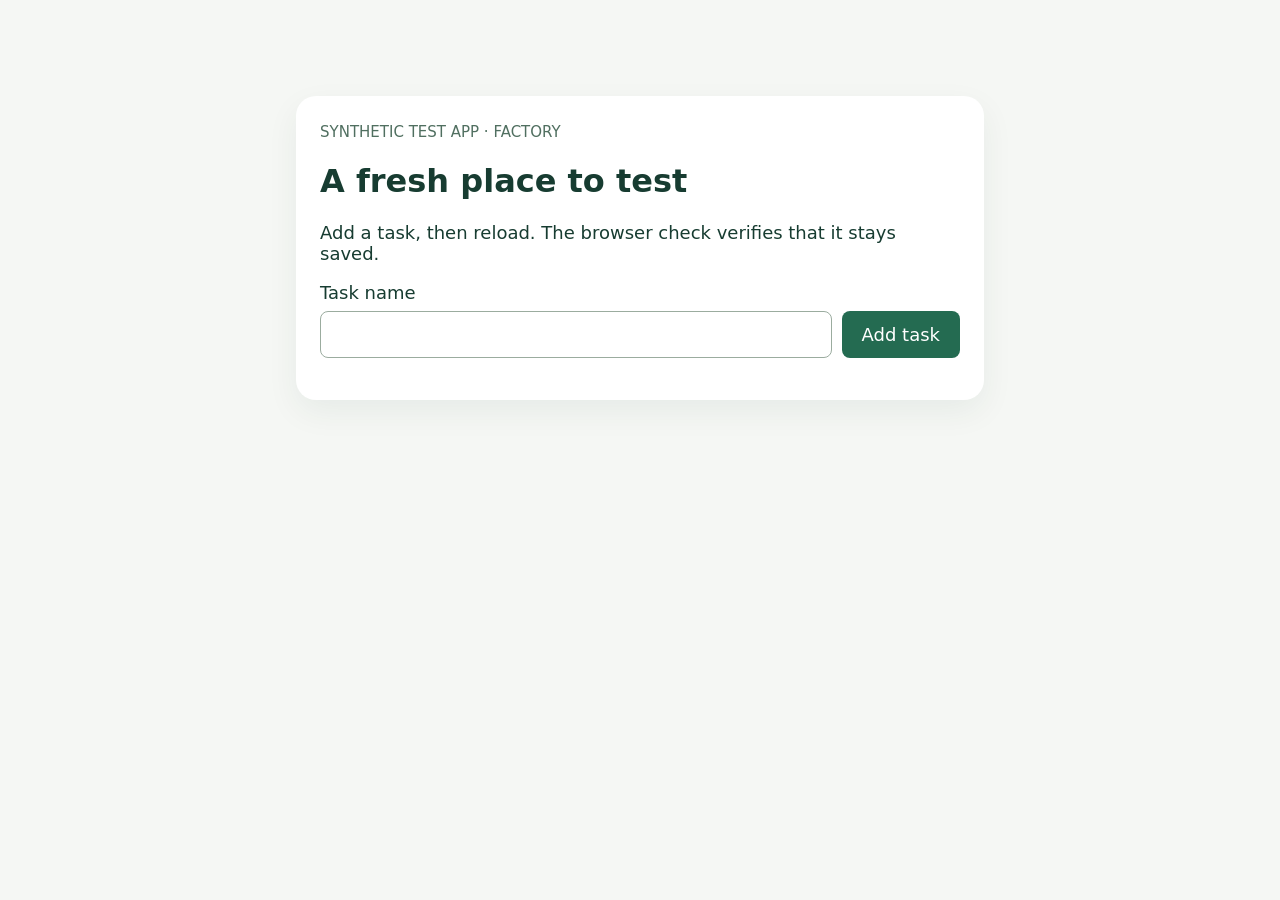
<file: examples/greenfield-browser/index.html>
<!doctype html>
<html lang="en">
<meta charset="utf-8"><meta name="viewport" content="width=device-width,initial-scale=1">
<title>Factory sandbox check</title>
<style>body{font:18px system-ui;background:#f5f7f4;color:#173c31;margin:0;padding:24px}main{max-width:640px;margin:8vh auto;background:white;border-radius:20px;padding:24px;box-shadow:0 12px 32px #173c3110}h1{font-size:32px}form{display:flex;gap:10px;flex-wrap:wrap}input{flex:1;min-width:0;padding:12px;font:inherit;border:1px solid #9bac9f;border-radius:8px}button{padding:12px 20px;background:#246b51;color:white;border:0;border-radius:8px;font:inherit}li{padding:12px 0}small{color:#506f60}label{display:block;margin-bottom:8px}</style>
<main><small>SYNTHETIC TEST APP · FACTORY</small><h1>A fresh place to test</h1><p>Add a task, then reload. The browser check verifies that it stays saved.</p><label for="task">Task name</label><form id="form"><input id="task" required autocomplete="off"><button>Add task</button></form><ul id="tasks" aria-live="polite"></ul></main>
<script>
const input=document.querySelector('#task'),list=document.querySelector('#tasks');
let tasks=JSON.parse(localStorage.getItem('synthetic-tasks')||'[]');
function render(){list.replaceChildren(...tasks.map(text=>{const li=document.createElement('li');li.textContent=text;return li}));}
document.querySelector('#form').addEventListener('submit',e=>{e.preventDefault();tasks.push(input.value);localStorage.setItem('synthetic-tasks',JSON.stringify(tasks));input.value='';render();input.focus()});render();
</script>
</html>
</file>
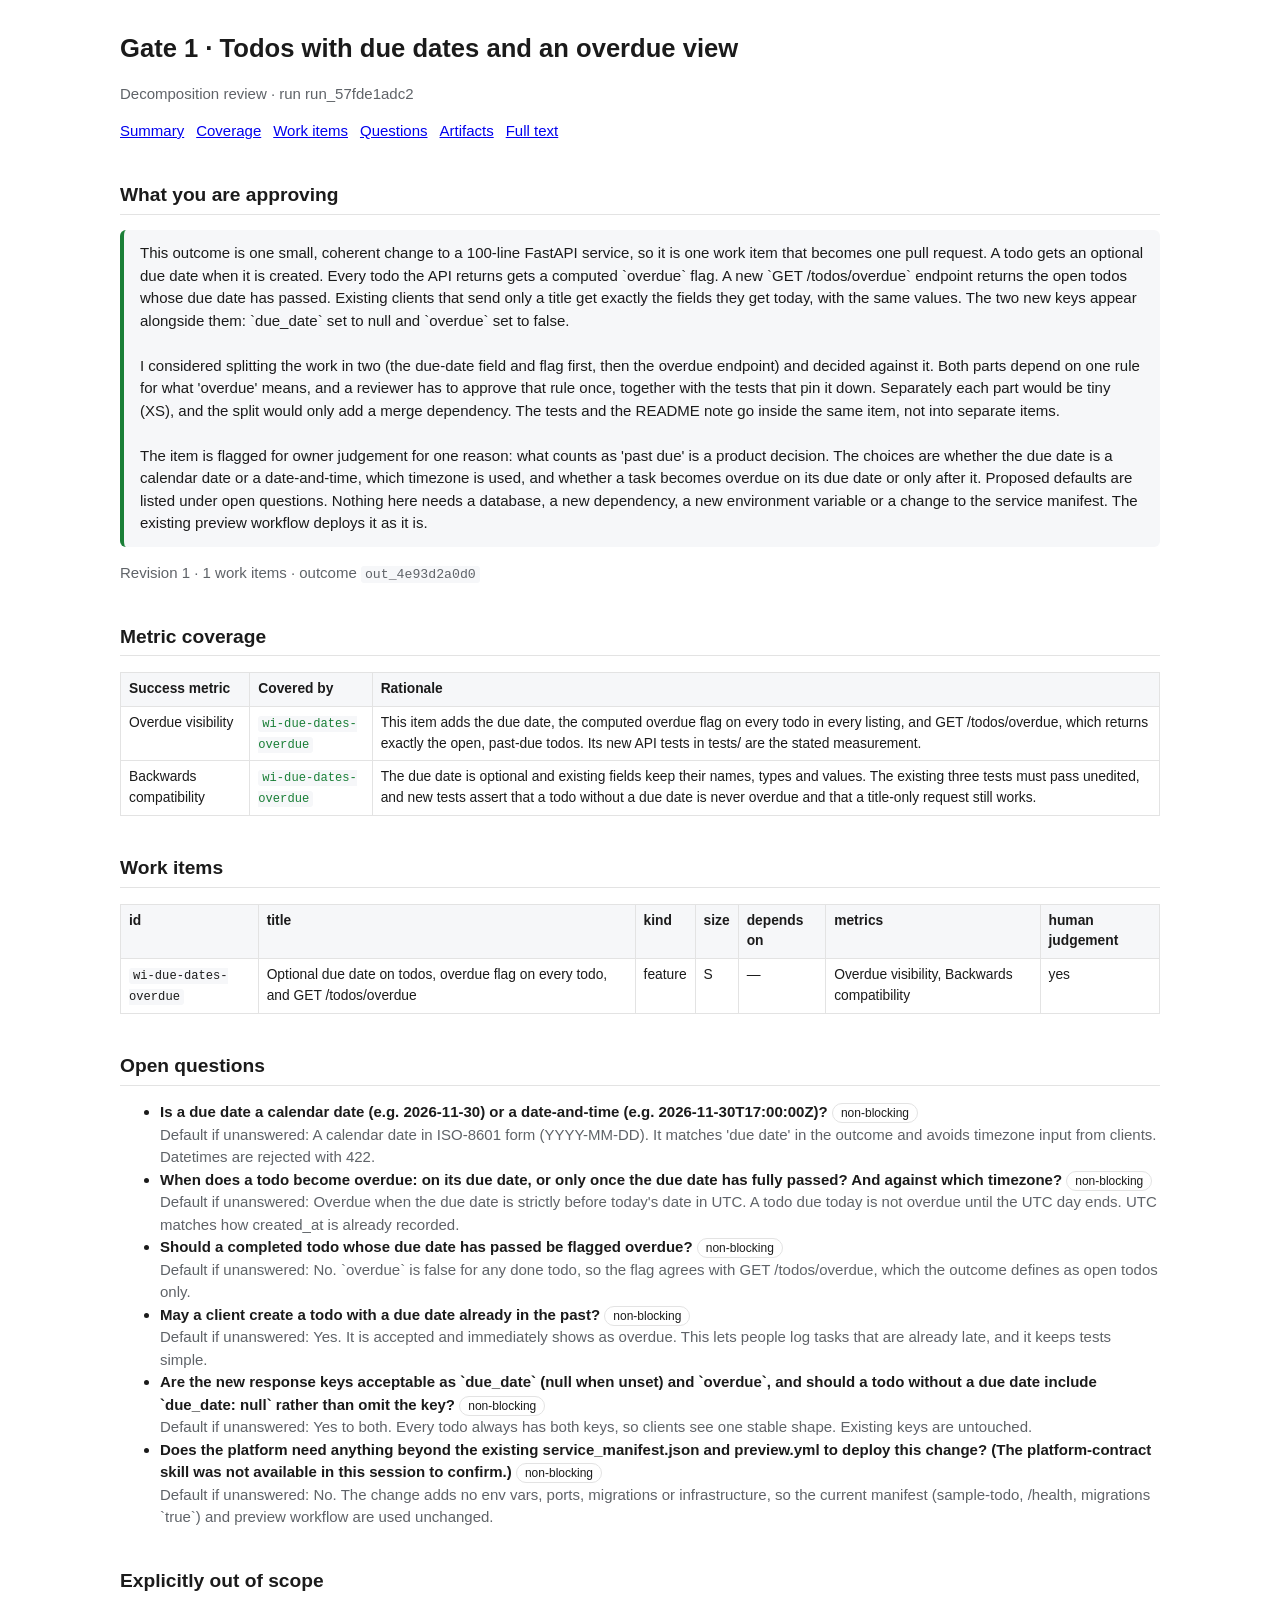
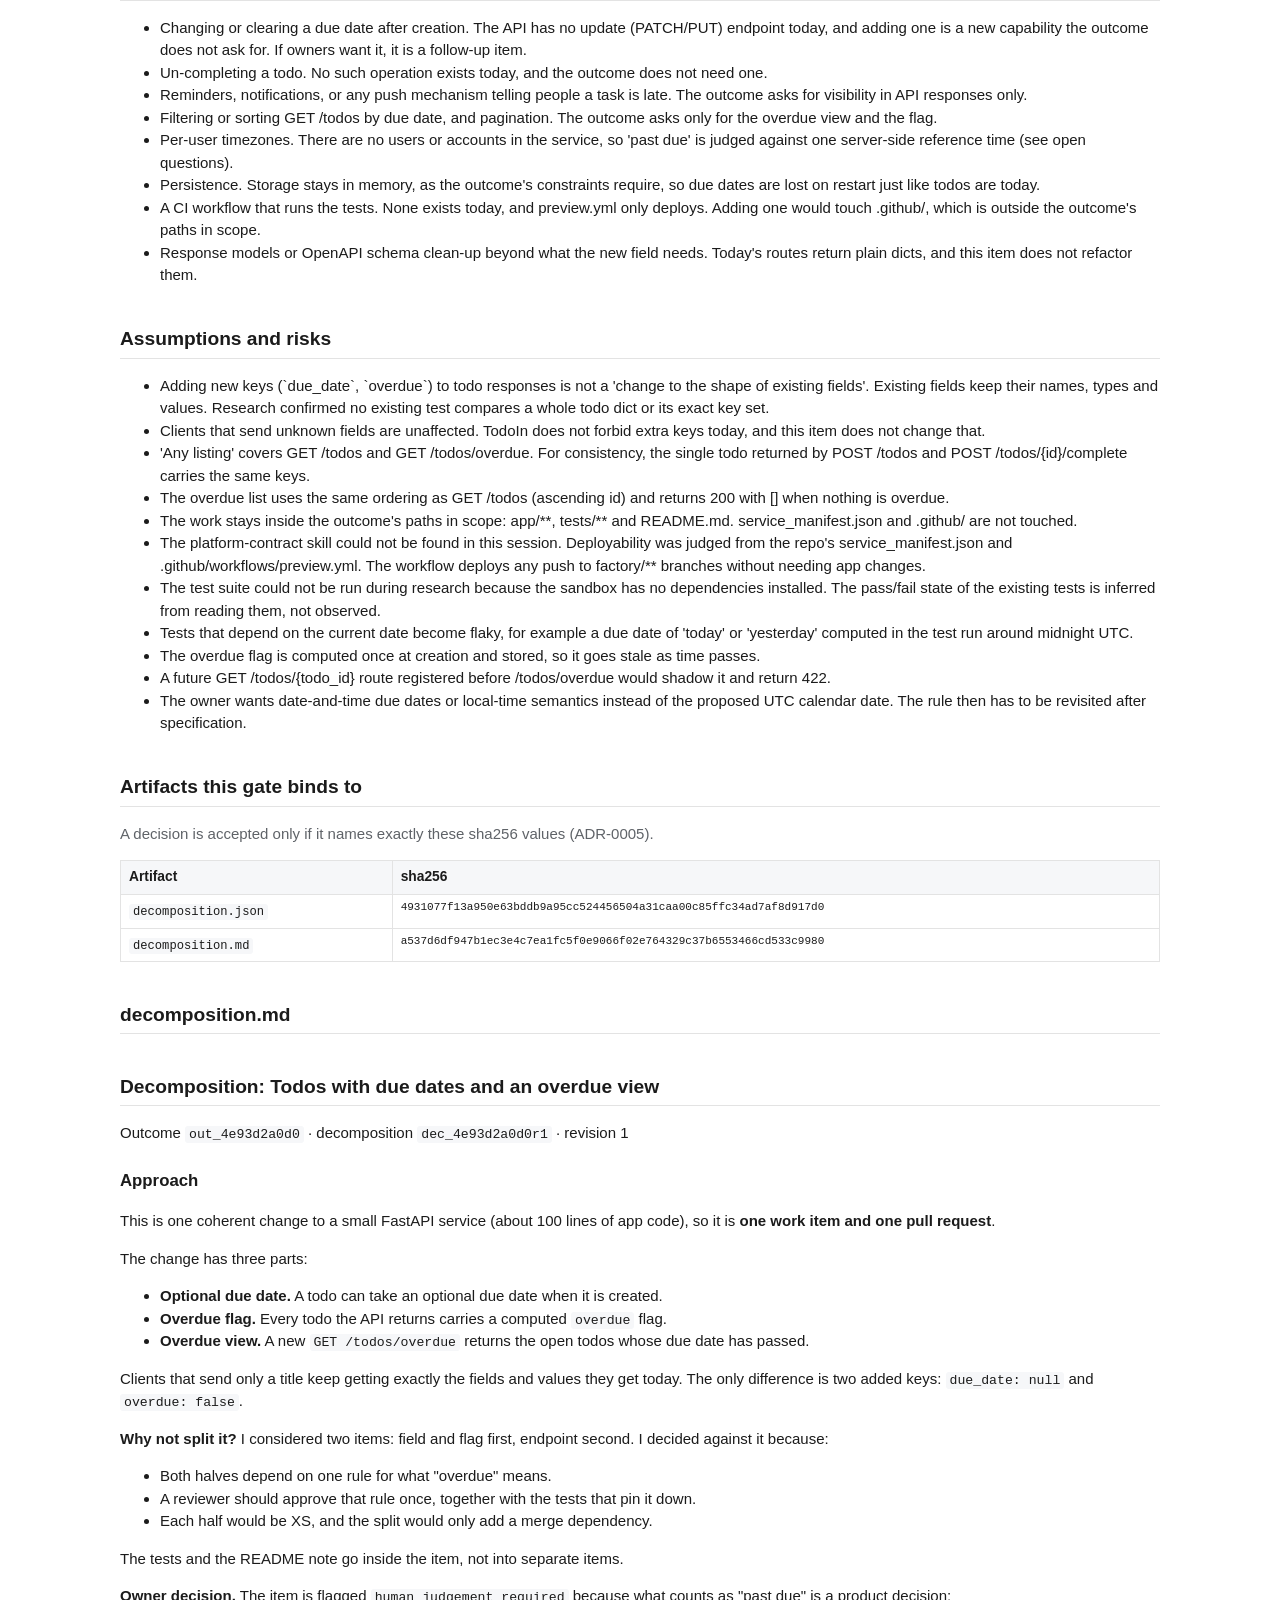
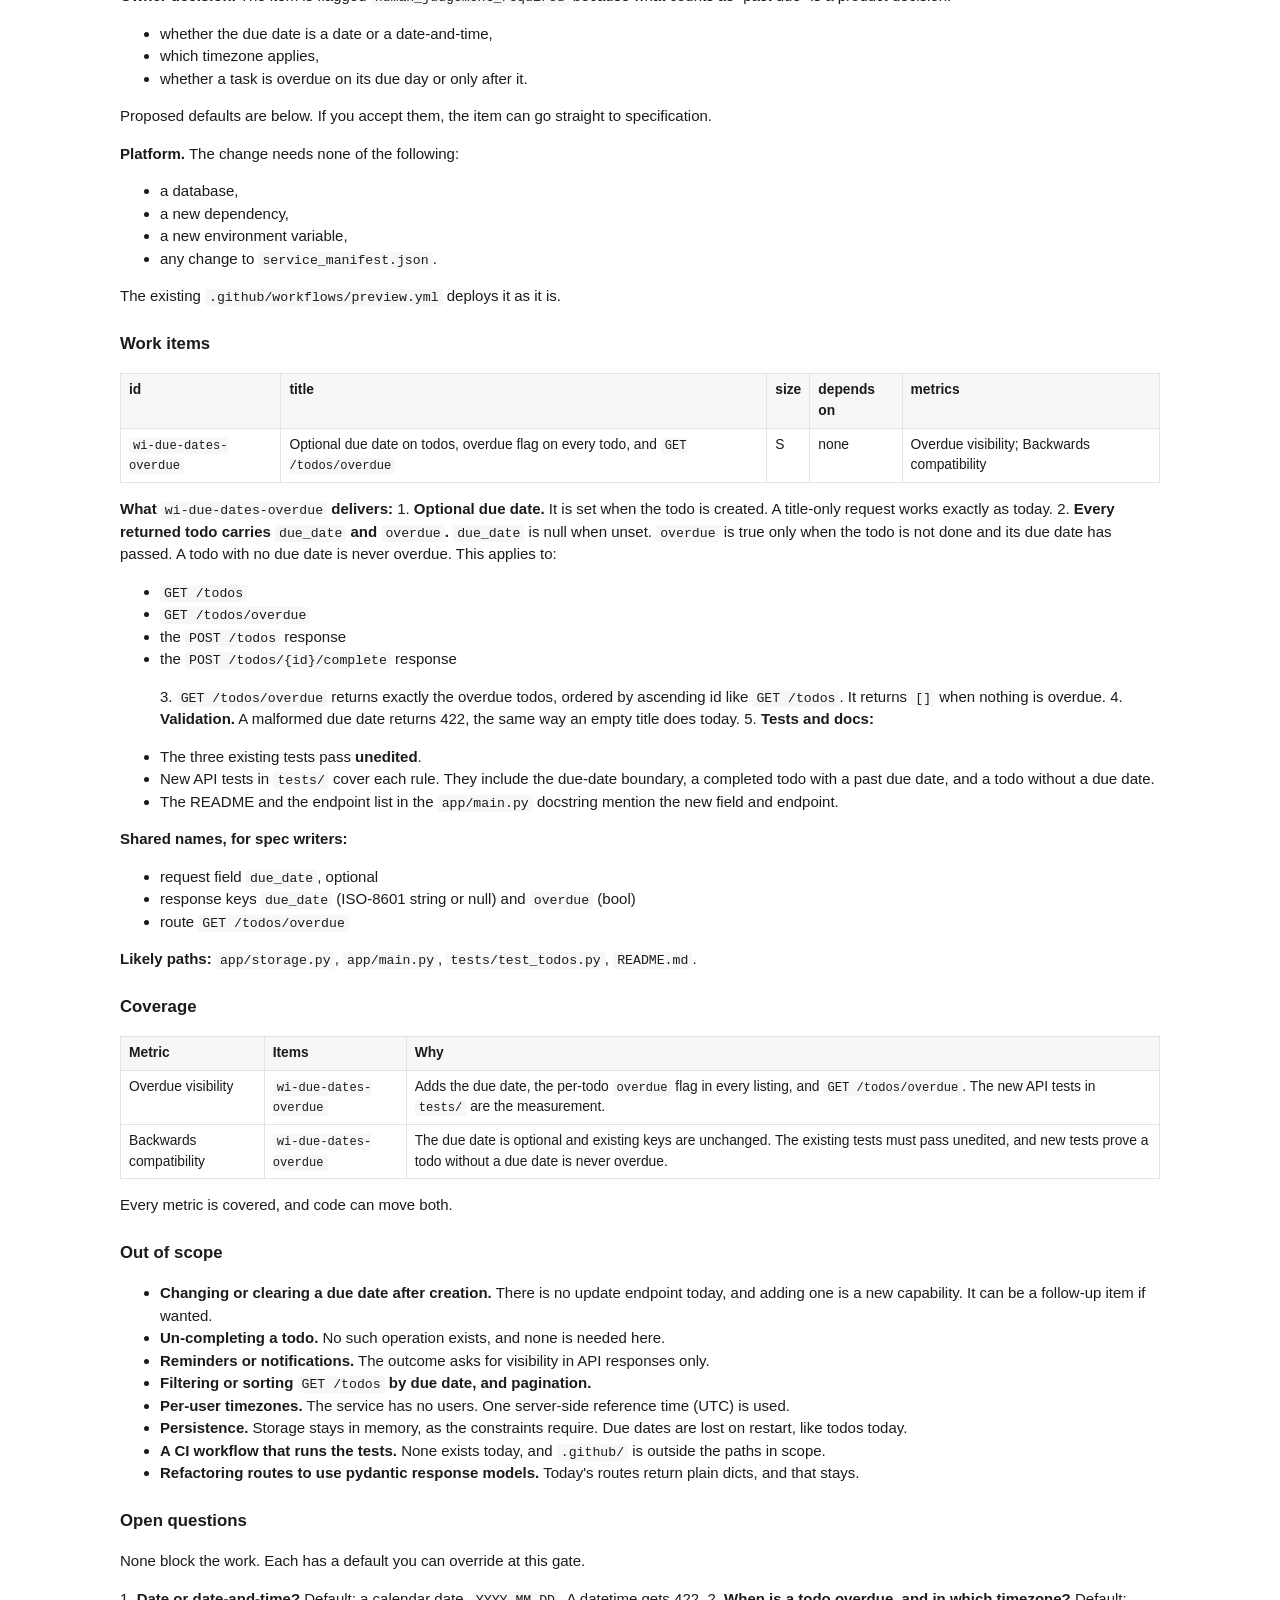
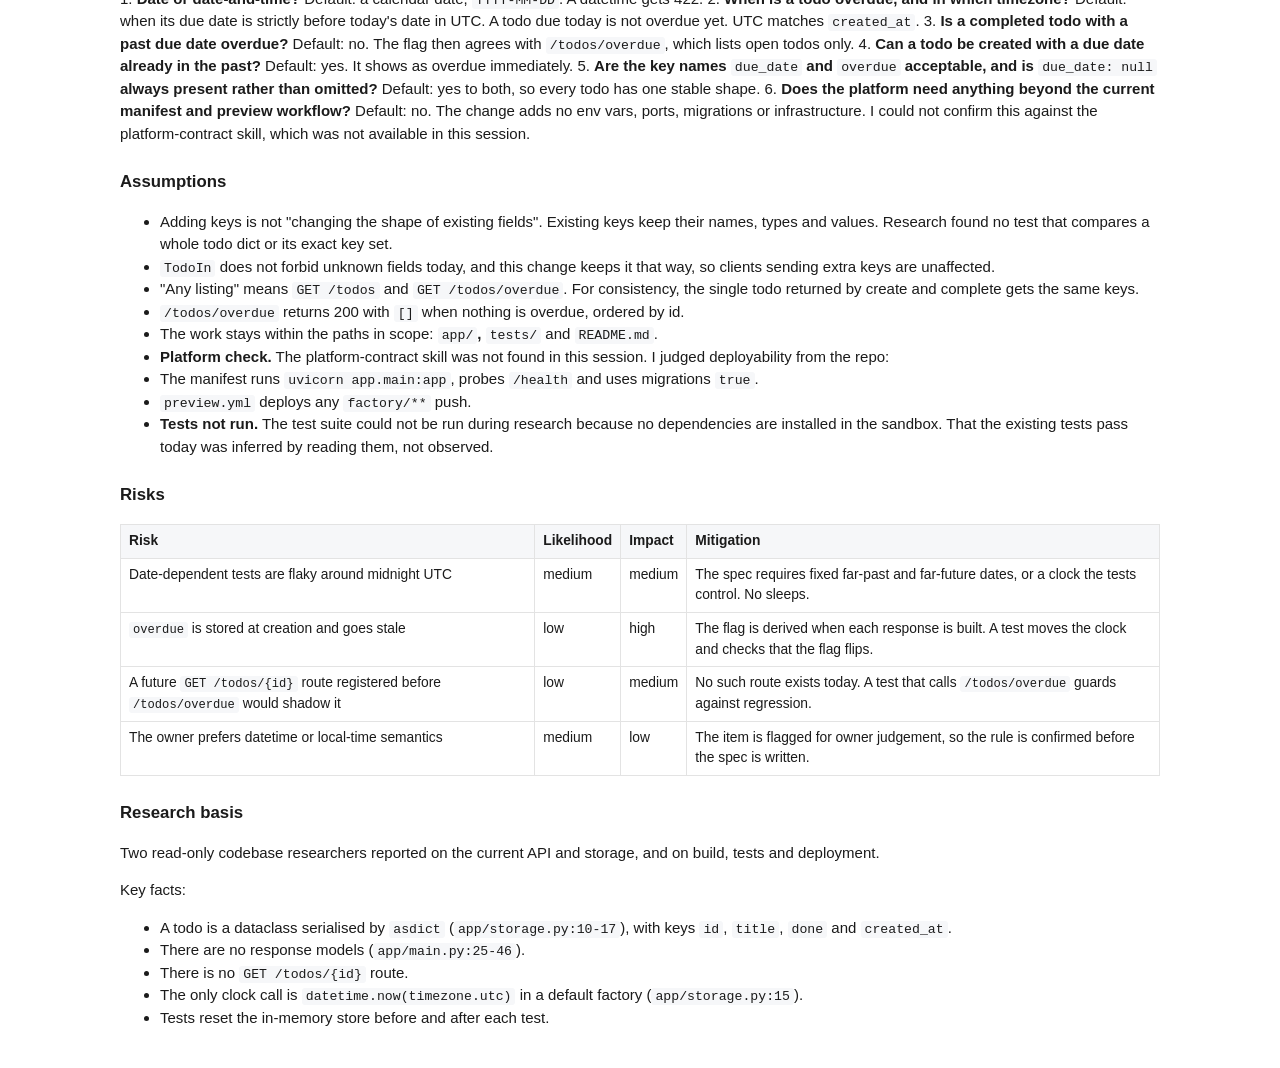
<file: evals/datasets/factory-bench/sample-app/reference-run/pages/gate_1.html>
<!doctype html><html lang="en"><head><meta charset="utf-8"><meta name="viewport" content="width=device-width,initial-scale=1"><title>Gate 1 · Todos with due dates and an overdue view</title><style>
:root{--fg:#1b1b1b;--bg:#fff;--muted:#5f6368;--line:#e3e3e3;--ok:#1a7f37;--warn:#9a6700;--bad:#b42318;--soft:#f6f7f9}
@media(prefers-color-scheme:dark){:root{--fg:#e8e8e8;--bg:#121212;--muted:#9aa0a6;--line:#2c2c2c;--soft:#1c1c1c}}
body{font:15px/1.5 -apple-system,BlinkMacSystemFont,"Segoe UI",Roboto,sans-serif;color:var(--fg);background:var(--bg);margin:0;padding:24px 16px;max-width:1040px;margin-inline:auto}
h1{font-size:1.6rem;margin:.2em 0}h2{font-size:1.2rem;margin-top:2em;border-bottom:1px solid var(--line);padding-bottom:.2em}h3{font-size:1.05rem;margin-top:1.4em}
table{border-collapse:collapse;width:100%;margin:.6em 0;font-size:.92em}th,td{border:1px solid var(--line);padding:6px 8px;vertical-align:top;text-align:left}th{background:var(--soft)}
code{font:.88em ui-monospace,SFMono-Regular,Menlo,monospace;background:var(--soft);padding:1px 4px;border-radius:3px}pre{background:var(--soft);padding:10px;overflow:auto;border-radius:6px}
.summary{background:var(--soft);border-left:4px solid var(--ok);padding:12px 16px;border-radius:6px;white-space:pre-wrap}.summary.warn{border-color:var(--warn)}
.muted{color:var(--muted)}.pill{display:inline-block;padding:0 8px;border-radius:999px;font-size:.8em;border:1px solid var(--line)}
.ok{color:var(--ok)}.bad{color:var(--bad)}.warn{color:var(--warn)}nav a{margin-right:12px}.sha{font:.8em ui-monospace,monospace;word-break:break-all}
details{margin:.4em 0}summary{cursor:pointer}
</style></head><body><h1>Gate 1 · Todos with due dates and an overdue view</h1><p class="muted">Decomposition review · run run_57fde1adc2</p><nav><a href="#summary">Summary</a><a href="#coverage">Coverage</a><a href="#work-items">Work items</a><a href="#questions">Questions</a><a href="#artifacts">Artifacts</a><a href="#full">Full text</a></nav><h2 id="summary">What you are approving</h2><div class="summary">This outcome is one small, coherent change to a 100-line FastAPI service, so it is one work item that becomes one pull request. A todo gets an optional due date when it is created. Every todo the API returns gets a computed `overdue` flag. A new `GET /todos/overdue` endpoint returns the open todos whose due date has passed. Existing clients that send only a title get exactly the fields they get today, with the same values. The two new keys appear alongside them: `due_date` set to null and `overdue` set to false.

I considered splitting the work in two (the due-date field and flag first, then the overdue endpoint) and decided against it. Both parts depend on one rule for what &#x27;overdue&#x27; means, and a reviewer has to approve that rule once, together with the tests that pin it down. Separately each part would be tiny (XS), and the split would only add a merge dependency. The tests and the README note go inside the same item, not into separate items.

The item is flagged for owner judgement for one reason: what counts as &#x27;past due&#x27; is a product decision. The choices are whether the due date is a calendar date or a date-and-time, which timezone is used, and whether a task becomes overdue on its due date or only after it. Proposed defaults are listed under open questions. Nothing here needs a database, a new dependency, a new environment variable or a change to the service manifest. The existing preview workflow deploys it as it is.</div><p class="muted">Revision 1 · 1 work items · outcome <code>out_4e93d2a0d0</code></p><h2 id="coverage">Metric coverage</h2><table><tr><th>Success metric</th><th>Covered by</th><th>Rationale</th></tr><tr><td>Overdue visibility</td><td class="ok"><code>wi-due-dates-overdue</code></td><td>This item adds the due date, the computed overdue flag on every todo in every listing, and GET /todos/overdue, which returns exactly the open, past-due todos. Its new API tests in tests/ are the stated measurement.</td></tr><tr><td>Backwards compatibility</td><td class="ok"><code>wi-due-dates-overdue</code></td><td>The due date is optional and existing fields keep their names, types and values. The existing three tests must pass unedited, and new tests assert that a todo without a due date is never overdue and that a title-only request still works.</td></tr></table><h2 id="work-items">Work items</h2><table><tr><th>id</th><th>title</th><th>kind</th><th>size</th><th>depends on</th><th>metrics</th><th>human judgement</th></tr><tr><td><code>wi-due-dates-overdue</code></td><td>Optional due date on todos, overdue flag on every todo, and GET /todos/overdue</td><td>feature</td><td>S</td><td>—</td><td>Overdue visibility, Backwards compatibility</td><td>yes</td></tr></table><h2 id="questions">Open questions</h2><ul><li><strong>Is a due date a calendar date (e.g. 2026-11-30) or a date-and-time (e.g. 2026-11-30T17:00:00Z)?</strong> <span class="pill">non-blocking</span><br><span class="muted">Default if unanswered: A calendar date in ISO-8601 form (YYYY-MM-DD). It matches &#x27;due date&#x27; in the outcome and avoids timezone input from clients. Datetimes are rejected with 422.</span></li><li><strong>When does a todo become overdue: on its due date, or only once the due date has fully passed? And against which timezone?</strong> <span class="pill">non-blocking</span><br><span class="muted">Default if unanswered: Overdue when the due date is strictly before today&#x27;s date in UTC. A todo due today is not overdue until the UTC day ends. UTC matches how created_at is already recorded.</span></li><li><strong>Should a completed todo whose due date has passed be flagged overdue?</strong> <span class="pill">non-blocking</span><br><span class="muted">Default if unanswered: No. `overdue` is false for any done todo, so the flag agrees with GET /todos/overdue, which the outcome defines as open todos only.</span></li><li><strong>May a client create a todo with a due date already in the past?</strong> <span class="pill">non-blocking</span><br><span class="muted">Default if unanswered: Yes. It is accepted and immediately shows as overdue. This lets people log tasks that are already late, and it keeps tests simple.</span></li><li><strong>Are the new response keys acceptable as `due_date` (null when unset) and `overdue`, and should a todo without a due date include `due_date: null` rather than omit the key?</strong> <span class="pill">non-blocking</span><br><span class="muted">Default if unanswered: Yes to both. Every todo always has both keys, so clients see one stable shape. Existing keys are untouched.</span></li><li><strong>Does the platform need anything beyond the existing service_manifest.json and preview.yml to deploy this change? (The platform-contract skill was not available in this session to confirm.)</strong> <span class="pill">non-blocking</span><br><span class="muted">Default if unanswered: No. The change adds no env vars, ports, migrations or infrastructure, so the current manifest (sample-todo, /health, migrations `true`) and preview workflow are used unchanged.</span></li></ul><h2 id="scope">Explicitly out of scope</h2><ul><li>Changing or clearing a due date after creation. The API has no update (PATCH/PUT) endpoint today, and adding one is a new capability the outcome does not ask for. If owners want it, it is a follow-up item.</li><li>Un-completing a todo. No such operation exists today, and the outcome does not need one.</li><li>Reminders, notifications, or any push mechanism telling people a task is late. The outcome asks for visibility in API responses only.</li><li>Filtering or sorting GET /todos by due date, and pagination. The outcome asks only for the overdue view and the flag.</li><li>Per-user timezones. There are no users or accounts in the service, so &#x27;past due&#x27; is judged against one server-side reference time (see open questions).</li><li>Persistence. Storage stays in memory, as the outcome&#x27;s constraints require, so due dates are lost on restart just like todos are today.</li><li>A CI workflow that runs the tests. None exists today, and preview.yml only deploys. Adding one would touch .github/, which is outside the outcome&#x27;s paths in scope.</li><li>Response models or OpenAPI schema clean-up beyond what the new field needs. Today&#x27;s routes return plain dicts, and this item does not refactor them.</li></ul><h2 id="assumptions">Assumptions and risks</h2><ul><li>Adding new keys (`due_date`, `overdue`) to todo responses is not a &#x27;change to the shape of existing fields&#x27;. Existing fields keep their names, types and values. Research confirmed no existing test compares a whole todo dict or its exact key set.</li><li>Clients that send unknown fields are unaffected. TodoIn does not forbid extra keys today, and this item does not change that.</li><li>&#x27;Any listing&#x27; covers GET /todos and GET /todos/overdue. For consistency, the single todo returned by POST /todos and POST /todos/{id}/complete carries the same keys.</li><li>The overdue list uses the same ordering as GET /todos (ascending id) and returns 200 with [] when nothing is overdue.</li><li>The work stays inside the outcome&#x27;s paths in scope: app/**, tests/** and README.md. service_manifest.json and .github/ are not touched.</li><li>The platform-contract skill could not be found in this session. Deployability was judged from the repo&#x27;s service_manifest.json and .github/workflows/preview.yml. The workflow deploys any push to factory/** branches without needing app changes.</li><li>The test suite could not be run during research because the sandbox has no dependencies installed. The pass/fail state of the existing tests is inferred from reading them, not observed.</li><li>Tests that depend on the current date become flaky, for example a due date of &#x27;today&#x27; or &#x27;yesterday&#x27; computed in the test run around midnight UTC.</li><li>The overdue flag is computed once at creation and stored, so it goes stale as time passes.</li><li>A future GET /todos/{todo_id} route registered before /todos/overdue would shadow it and return 422.</li><li>The owner wants date-and-time due dates or local-time semantics instead of the proposed UTC calendar date. The rule then has to be revisited after specification.</li></ul><h2 id="artifacts">Artifacts this gate binds to</h2><p class="muted">A decision is accepted only if it names exactly these sha256 values (ADR-0005).</p><table><tr><th>Artifact</th><th>sha256</th></tr><tr><td><code>decomposition.json</code></td><td class="sha">4931077f13a950e63bddb9a95cc524456504a31caa00c85ffc34ad7af8d917d0</td></tr><tr><td><code>decomposition.md</code></td><td class="sha">a537d6df947b1ec3e4c7ea1fc5f0e9066f02e764329c37b6553466cd533c9980</td></tr></table><h2 id="full">decomposition.md</h2><h2>Decomposition: Todos with due dates and an overdue view</h2>
<p>Outcome <code>out_4e93d2a0d0</code> · decomposition <code>dec_4e93d2a0d0r1</code> · revision 1</p>
<h3>Approach</h3>
<p>This is one coherent change to a small FastAPI service (about 100 lines of app code), so it is <strong>one work item and one pull request</strong>.</p>
<p>The change has three parts:</p>
<ul>
<li><strong>Optional due date.</strong> A todo can take an optional due date when it is created.</li>
<li><strong>Overdue flag.</strong> Every todo the API returns carries a computed <code>overdue</code> flag.</li>
<li><strong>Overdue view.</strong> A new <code>GET /todos/overdue</code> returns the open todos whose due date has passed.</li>
</ul>
<p>Clients that send only a title keep getting exactly the fields and values they get today. The only difference is two added keys: <code>due_date: null</code> and <code>overdue: false</code>.</p>
<p><strong>Why not split it?</strong> I considered two items: field and flag first, endpoint second. I decided against it because:</p>
<ul>
<li>Both halves depend on one rule for what &quot;overdue&quot; means.</li>
<li>A reviewer should approve that rule once, together with the tests that pin it down.</li>
<li>Each half would be XS, and the split would only add a merge dependency.</li>
</ul>
<p>The tests and the README note go inside the item, not into separate items.</p>
<p><strong>Owner decision.</strong> The item is flagged <code>human_judgement_required</code> because what counts as &quot;past due&quot; is a product decision:</p>
<ul>
<li>whether the due date is a date or a date-and-time,</li>
<li>which timezone applies,</li>
<li>whether a task is overdue on its due day or only after it.</li>
</ul>
<p>Proposed defaults are below. If you accept them, the item can go straight to specification.</p>
<p><strong>Platform.</strong> The change needs none of the following:</p>
<ul>
<li>a database,</li>
<li>a new dependency,</li>
<li>a new environment variable,</li>
<li>any change to <code>service_manifest.json</code>.</li>
</ul>
<p>The existing <code>.github/workflows/preview.yml</code> deploys it as it is.</p>
<h3>Work items</h3>
<table><tr><th>id</th><th>title</th><th>size</th><th>depends on</th><th>metrics</th></tr><tr><td><code>wi-due-dates-overdue</code></td><td>Optional due date on todos, overdue flag on every todo, and <code>GET /todos/overdue</code></td><td>S</td><td>none</td><td>Overdue visibility; Backwards compatibility</td></tr></table>
<p><strong>What <code>wi-due-dates-overdue</code> delivers:</strong> 1. <strong>Optional due date.</strong> It is set when the todo is created. A title-only request works exactly as today. 2. <strong>Every returned todo carries <code>due_date</code> and <code>overdue</code>.</strong> <code>due_date</code> is null when unset. <code>overdue</code> is true only when the todo is not done and its due date has passed. A todo with no due date is never overdue. This applies to:</p>
<ul>
<li><code>GET /todos</code></li>
<li><code>GET /todos/overdue</code></li>
<li>the <code>POST /todos</code> response</li>
<li>the <code>POST /todos/{id}/complete</code> response</li>
<p>3. <strong><code>GET /todos/overdue</code></strong> returns exactly the overdue todos, ordered by ascending id like <code>GET /todos</code>. It returns <code>[]</code> when nothing is overdue. 4. <strong>Validation.</strong> A malformed due date returns 422, the same way an empty title does today. 5. <strong>Tests and docs:</strong></p>
<li>The three existing tests pass <strong>unedited</strong>.</li>
<li>New API tests in <code>tests/</code> cover each rule. They include the due-date boundary, a completed todo with a past due date, and a todo without a due date.</li>
<li>The README and the endpoint list in the <code>app/main.py</code> docstring mention the new field and endpoint.</li>
</ul>
<p><strong>Shared names, for spec writers:</strong></p>
<ul>
<li>request field <code>due_date</code>, optional</li>
<li>response keys <code>due_date</code> (ISO-8601 string or null) and <code>overdue</code> (bool)</li>
<li>route <code>GET /todos/overdue</code></li>
</ul>
<p><strong>Likely paths:</strong> <code>app/storage.py</code>, <code>app/main.py</code>, <code>tests/test_todos.py</code>, <code>README.md</code>.</p>
<h3>Coverage</h3>
<table><tr><th>Metric</th><th>Items</th><th>Why</th></tr><tr><td>Overdue visibility</td><td><code>wi-due-dates-overdue</code></td><td>Adds the due date, the per-todo <code>overdue</code> flag in every listing, and <code>GET /todos/overdue</code>. The new API tests in <code>tests/</code> are the measurement.</td></tr><tr><td>Backwards compatibility</td><td><code>wi-due-dates-overdue</code></td><td>The due date is optional and existing keys are unchanged. The existing tests must pass unedited, and new tests prove a todo without a due date is never overdue.</td></tr></table>
<p>Every metric is covered, and code can move both.</p>
<h3>Out of scope</h3>
<ul>
<li><strong>Changing or clearing a due date after creation.</strong> There is no update endpoint today, and adding one is a new capability. It can be a follow-up item if wanted.</li>
<li><strong>Un-completing a todo.</strong> No such operation exists, and none is needed here.</li>
<li><strong>Reminders or notifications.</strong> The outcome asks for visibility in API responses only.</li>
<li><strong>Filtering or sorting <code>GET /todos</code> by due date, and pagination.</strong></li>
<li><strong>Per-user timezones.</strong> The service has no users. One server-side reference time (UTC) is used.</li>
<li><strong>Persistence.</strong> Storage stays in memory, as the constraints require. Due dates are lost on restart, like todos today.</li>
<li><strong>A CI workflow that runs the tests.</strong> None exists today, and <code>.github/</code> is outside the paths in scope.</li>
<li><strong>Refactoring routes to use pydantic response models.</strong> Today&#x27;s routes return plain dicts, and that stays.</li>
</ul>
<h3>Open questions</h3>
<p>None block the work. Each has a default you can override at this gate.</p>
<p>1. <strong>Date or date-and-time?</strong> Default: a calendar date, <code>YYYY-MM-DD</code>. A datetime gets 422. 2. <strong>When is a todo overdue, and in which timezone?</strong> Default: when its due date is strictly before today&#x27;s date in UTC. A todo due today is not overdue yet. UTC matches <code>created_at</code>. 3. <strong>Is a completed todo with a past due date overdue?</strong> Default: no. The flag then agrees with <code>/todos/overdue</code>, which lists open todos only. 4. <strong>Can a todo be created with a due date already in the past?</strong> Default: yes. It shows as overdue immediately. 5. <strong>Are the key names <code>due_date</code> and <code>overdue</code> acceptable, and is <code>due_date: null</code> always present rather than omitted?</strong> Default: yes to both, so every todo has one stable shape. 6. <strong>Does the platform need anything beyond the current manifest and preview workflow?</strong> Default: no. The change adds no env vars, ports, migrations or infrastructure. I could not confirm this against the platform-contract skill, which was not available in this session.</p>
<h3>Assumptions</h3>
<ul>
<li>Adding keys is not &quot;changing the shape of existing fields&quot;. Existing keys keep their names, types and values. Research found no test that compares a whole todo dict or its exact key set.</li>
<li><code>TodoIn</code> does not forbid unknown fields today, and this change keeps it that way, so clients sending extra keys are unaffected.</li>
<li>&quot;Any listing&quot; means <code>GET /todos</code> and <code>GET /todos/overdue</code>. For consistency, the single todo returned by create and complete gets the same keys.</li>
<li><code>/todos/overdue</code> returns 200 with <code>[]</code> when nothing is overdue, ordered by id.</li>
<li>The work stays within the paths in scope: <code>app/<strong></code>, <code>tests/</strong></code> and <code>README.md</code>.</li>
<li><strong>Platform check.</strong> The platform-contract skill was not found in this session. I judged deployability from the repo:</li>
<li>The manifest runs <code>uvicorn app.main:app</code>, probes <code>/health</code> and uses migrations <code>true</code>.</li>
<li><code>preview.yml</code> deploys any <code>factory/**</code> push.</li>
<li><strong>Tests not run.</strong> The test suite could not be run during research because no dependencies are installed in the sandbox. That the existing tests pass today was inferred by reading them, not observed.</li>
</ul>
<h3>Risks</h3>
<table><tr><th>Risk</th><th>Likelihood</th><th>Impact</th><th>Mitigation</th></tr><tr><td>Date-dependent tests are flaky around midnight UTC</td><td>medium</td><td>medium</td><td>The spec requires fixed far-past and far-future dates, or a clock the tests control. No sleeps.</td></tr><tr><td><code>overdue</code> is stored at creation and goes stale</td><td>low</td><td>high</td><td>The flag is derived when each response is built. A test moves the clock and checks that the flag flips.</td></tr><tr><td>A future <code>GET /todos/{id}</code> route registered before <code>/todos/overdue</code> would shadow it</td><td>low</td><td>medium</td><td>No such route exists today. A test that calls <code>/todos/overdue</code> guards against regression.</td></tr><tr><td>The owner prefers datetime or local-time semantics</td><td>medium</td><td>low</td><td>The item is flagged for owner judgement, so the rule is confirmed before the spec is written.</td></tr></table>
<h3>Research basis</h3>
<p>Two read-only codebase researchers reported on the current API and storage, and on build, tests and deployment.</p>
<p>Key facts:</p>
<ul>
<li>A todo is a dataclass serialised by <code>asdict</code> (<code>app/storage.py:10-17</code>), with keys <code>id</code>, <code>title</code>, <code>done</code> and <code>created_at</code>.</li>
<li>There are no response models (<code>app/main.py:25-46</code>).</li>
<li>There is no <code>GET /todos/{id}</code> route.</li>
<li>The only clock call is <code>datetime.now(timezone.utc)</code> in a default factory (<code>app/storage.py:15</code>).</li>
<li>Tests reset the in-memory store before and after each test.</li>
</ul></body></html>
</file>
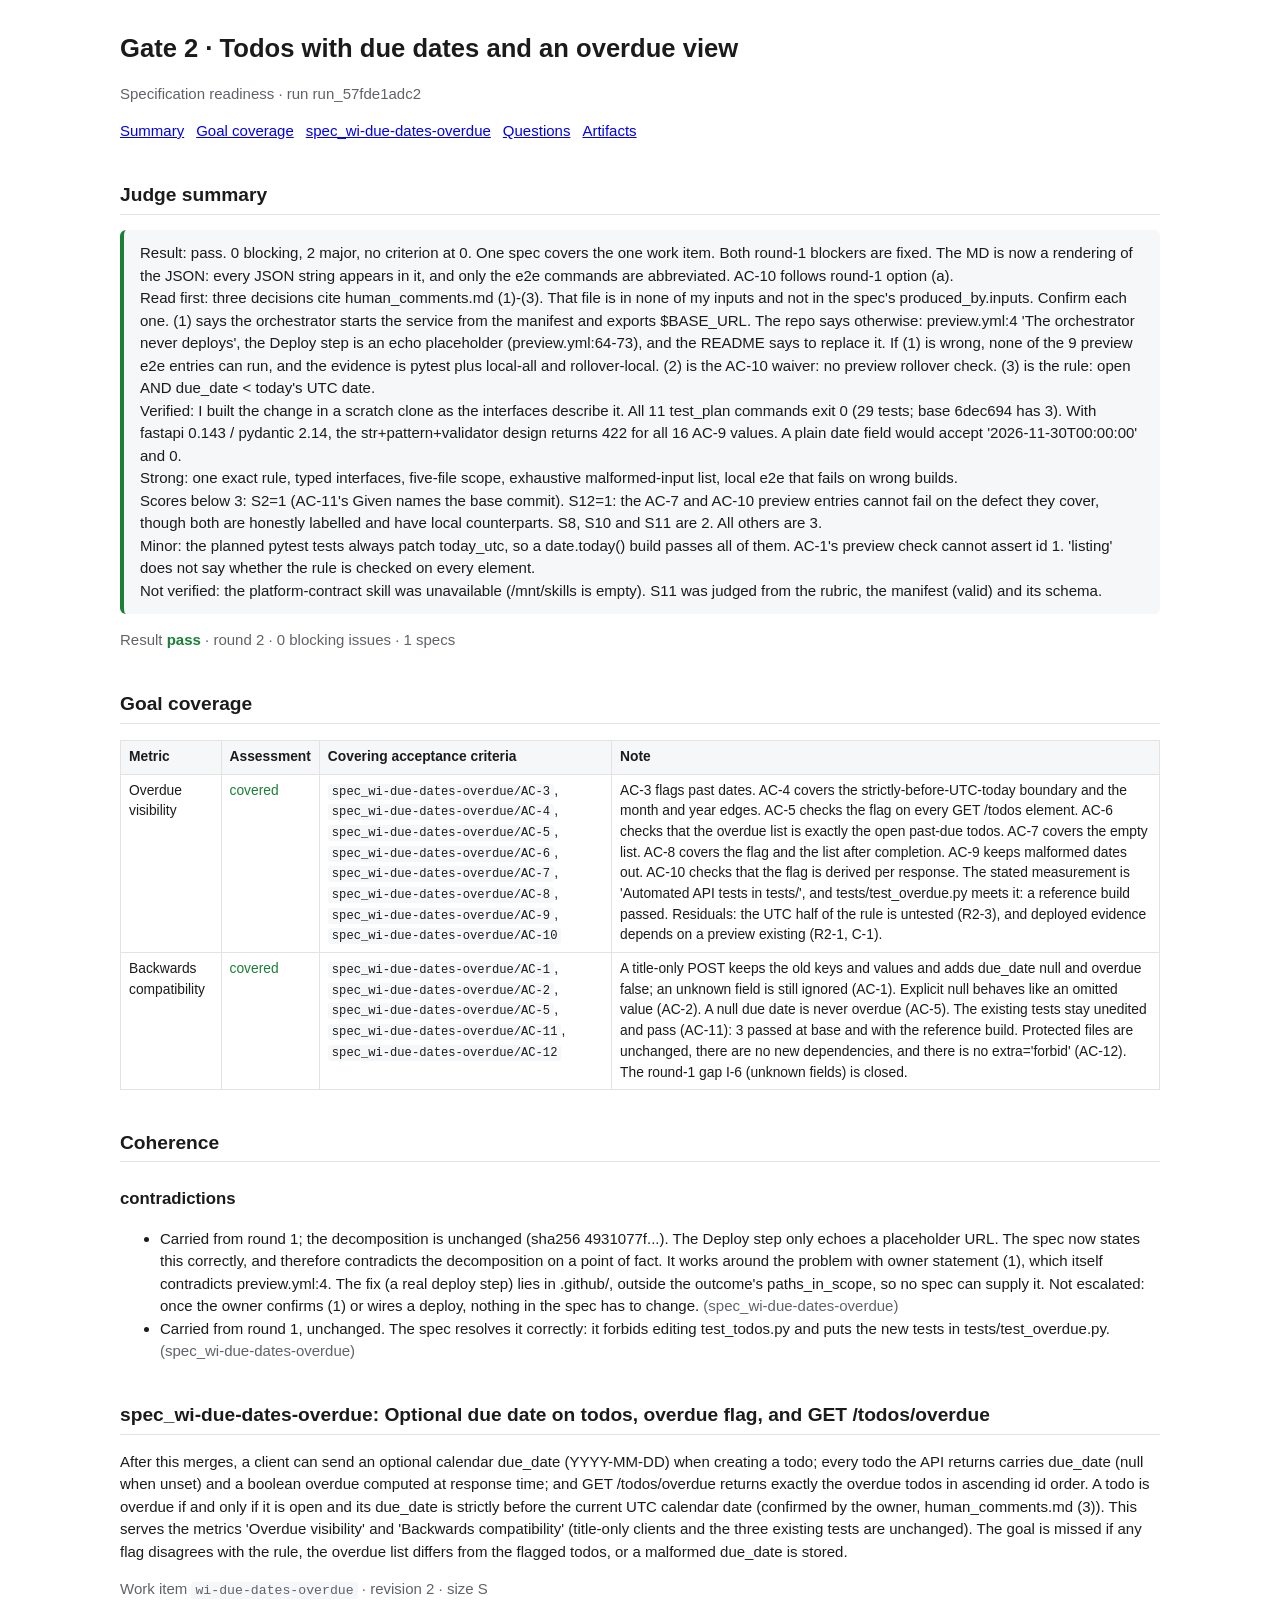
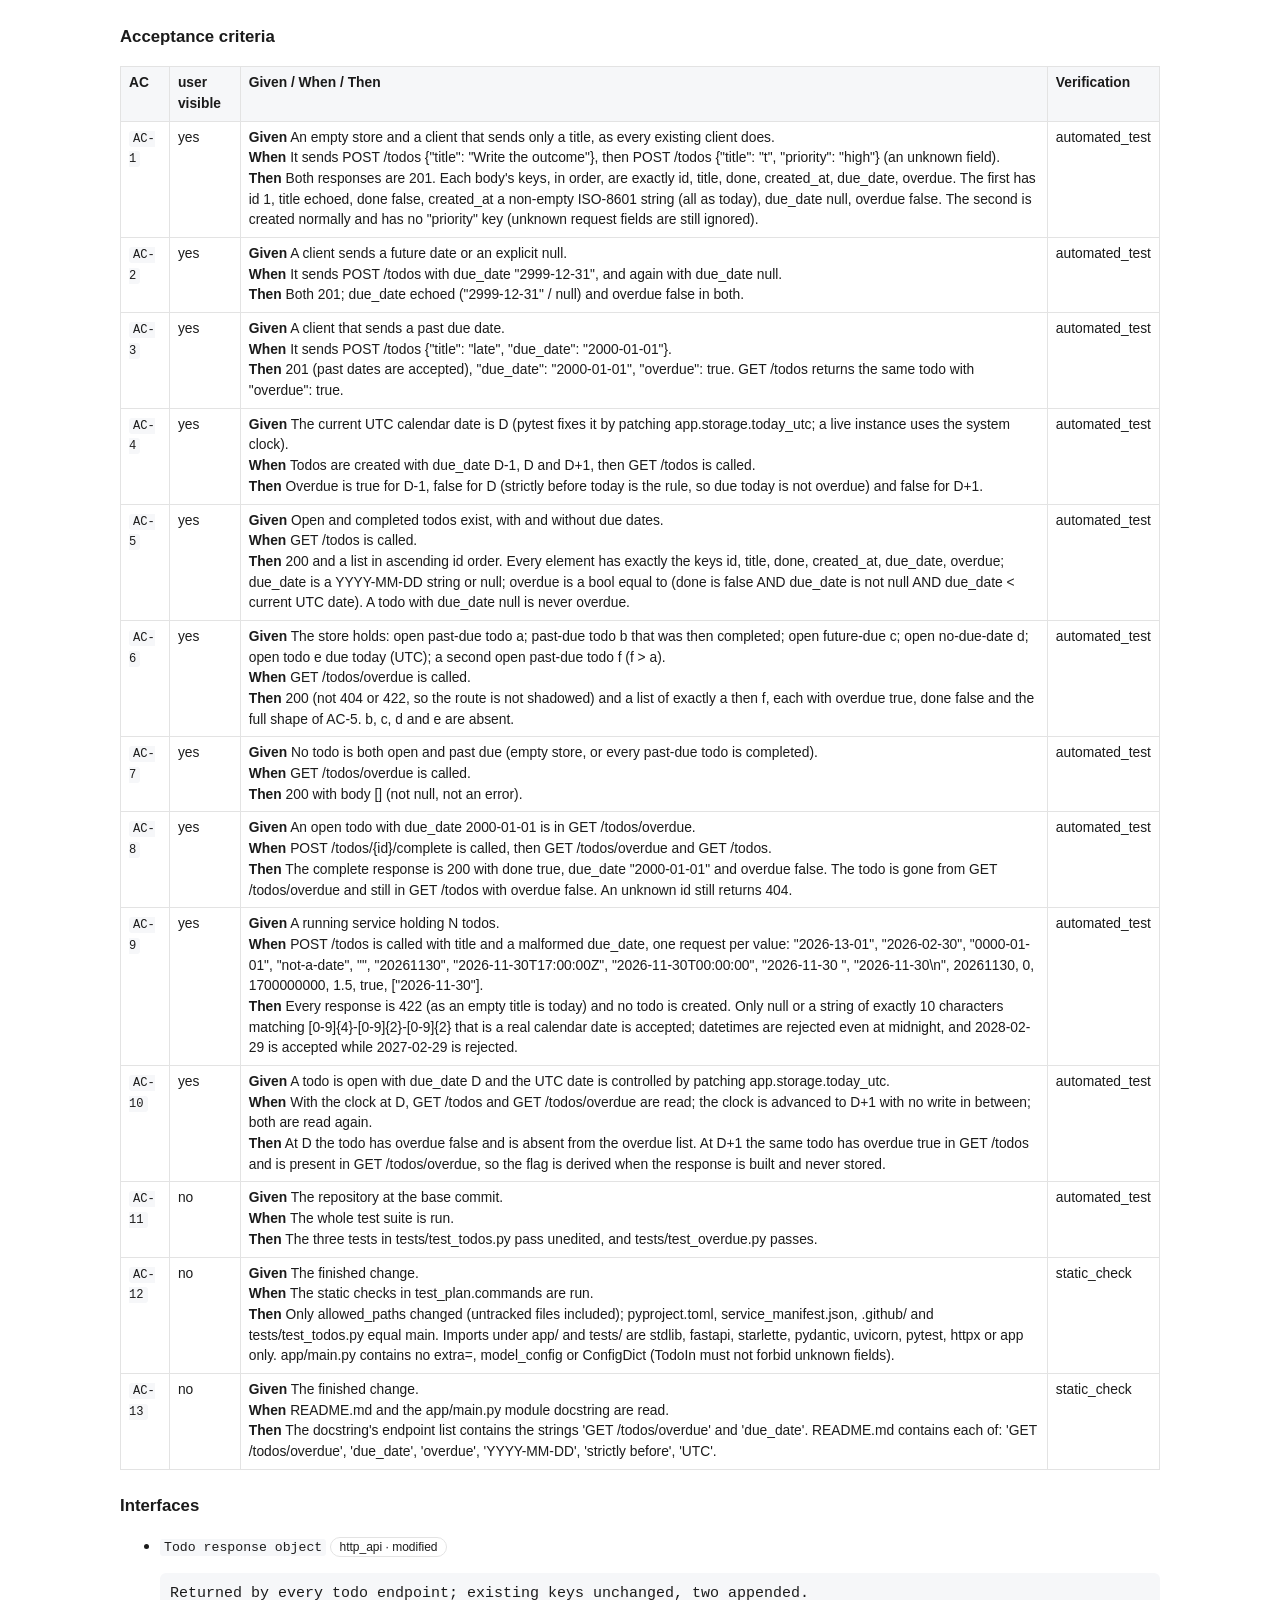
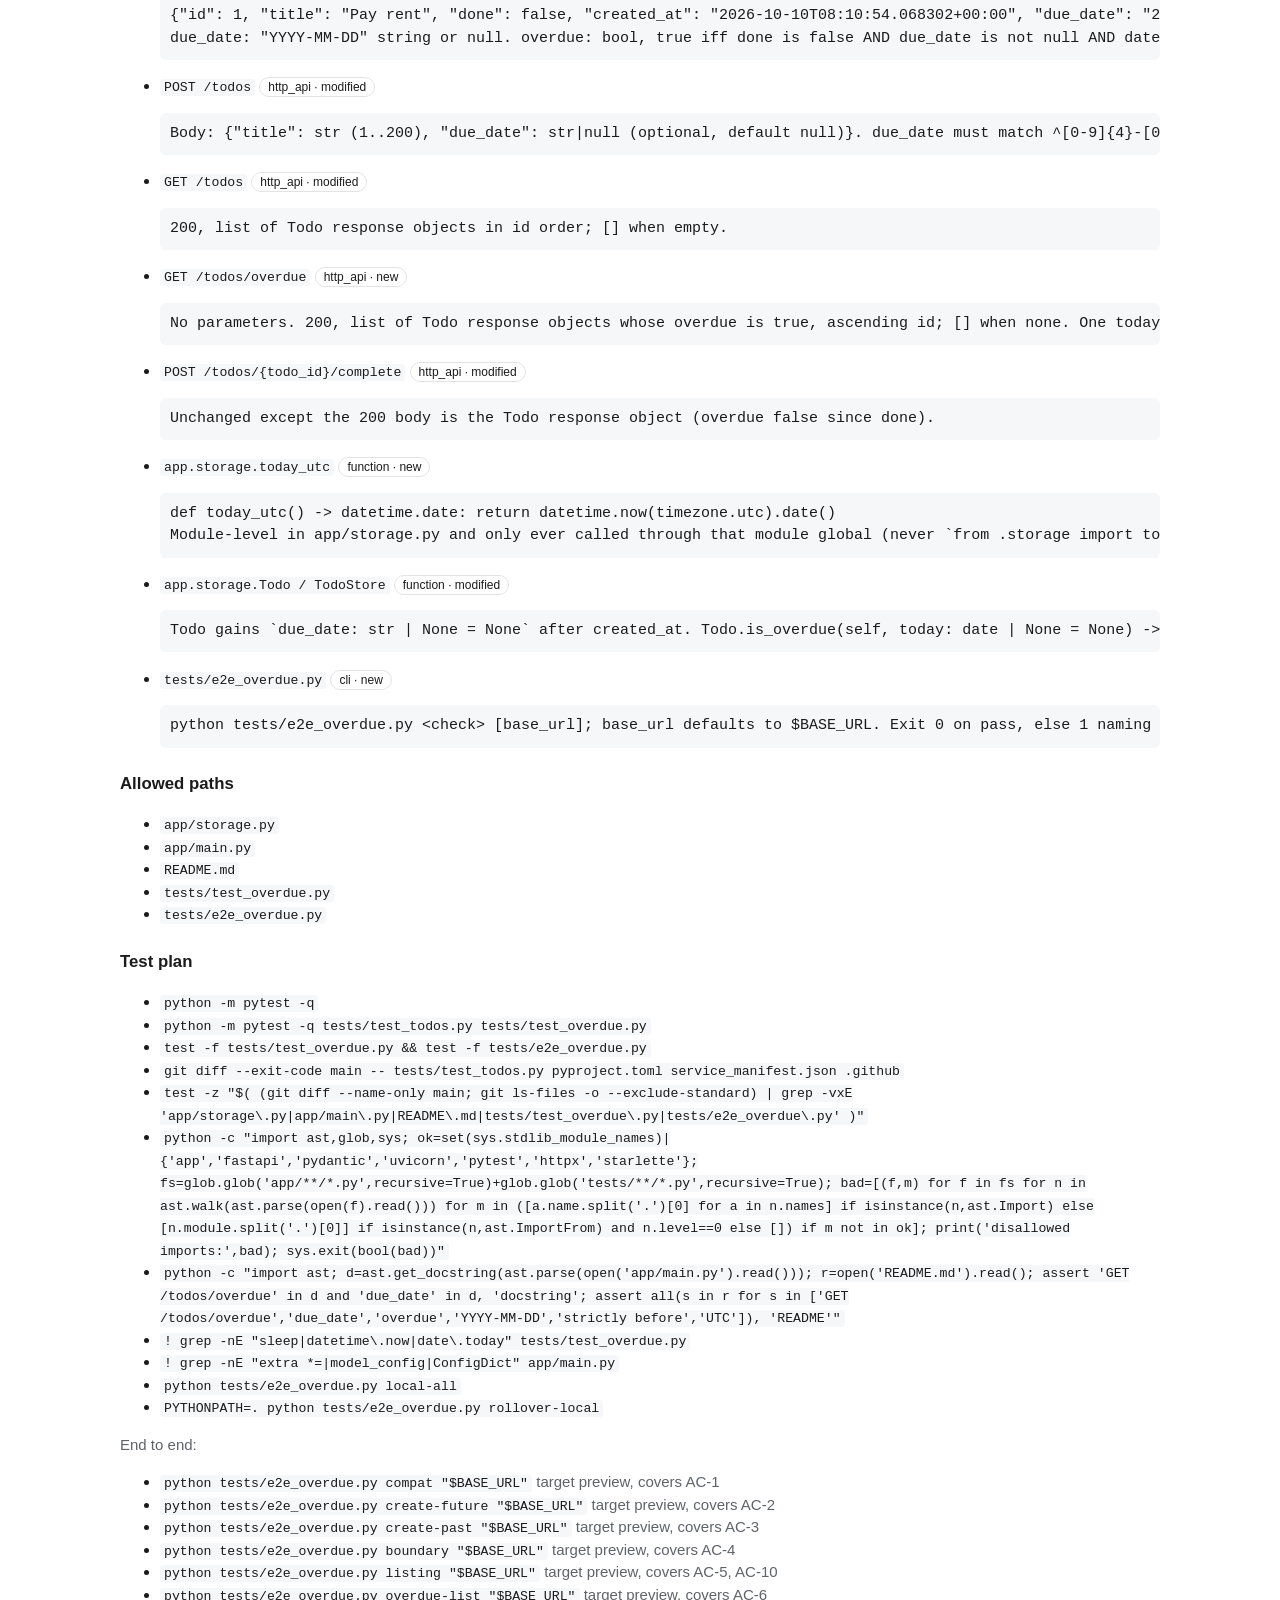
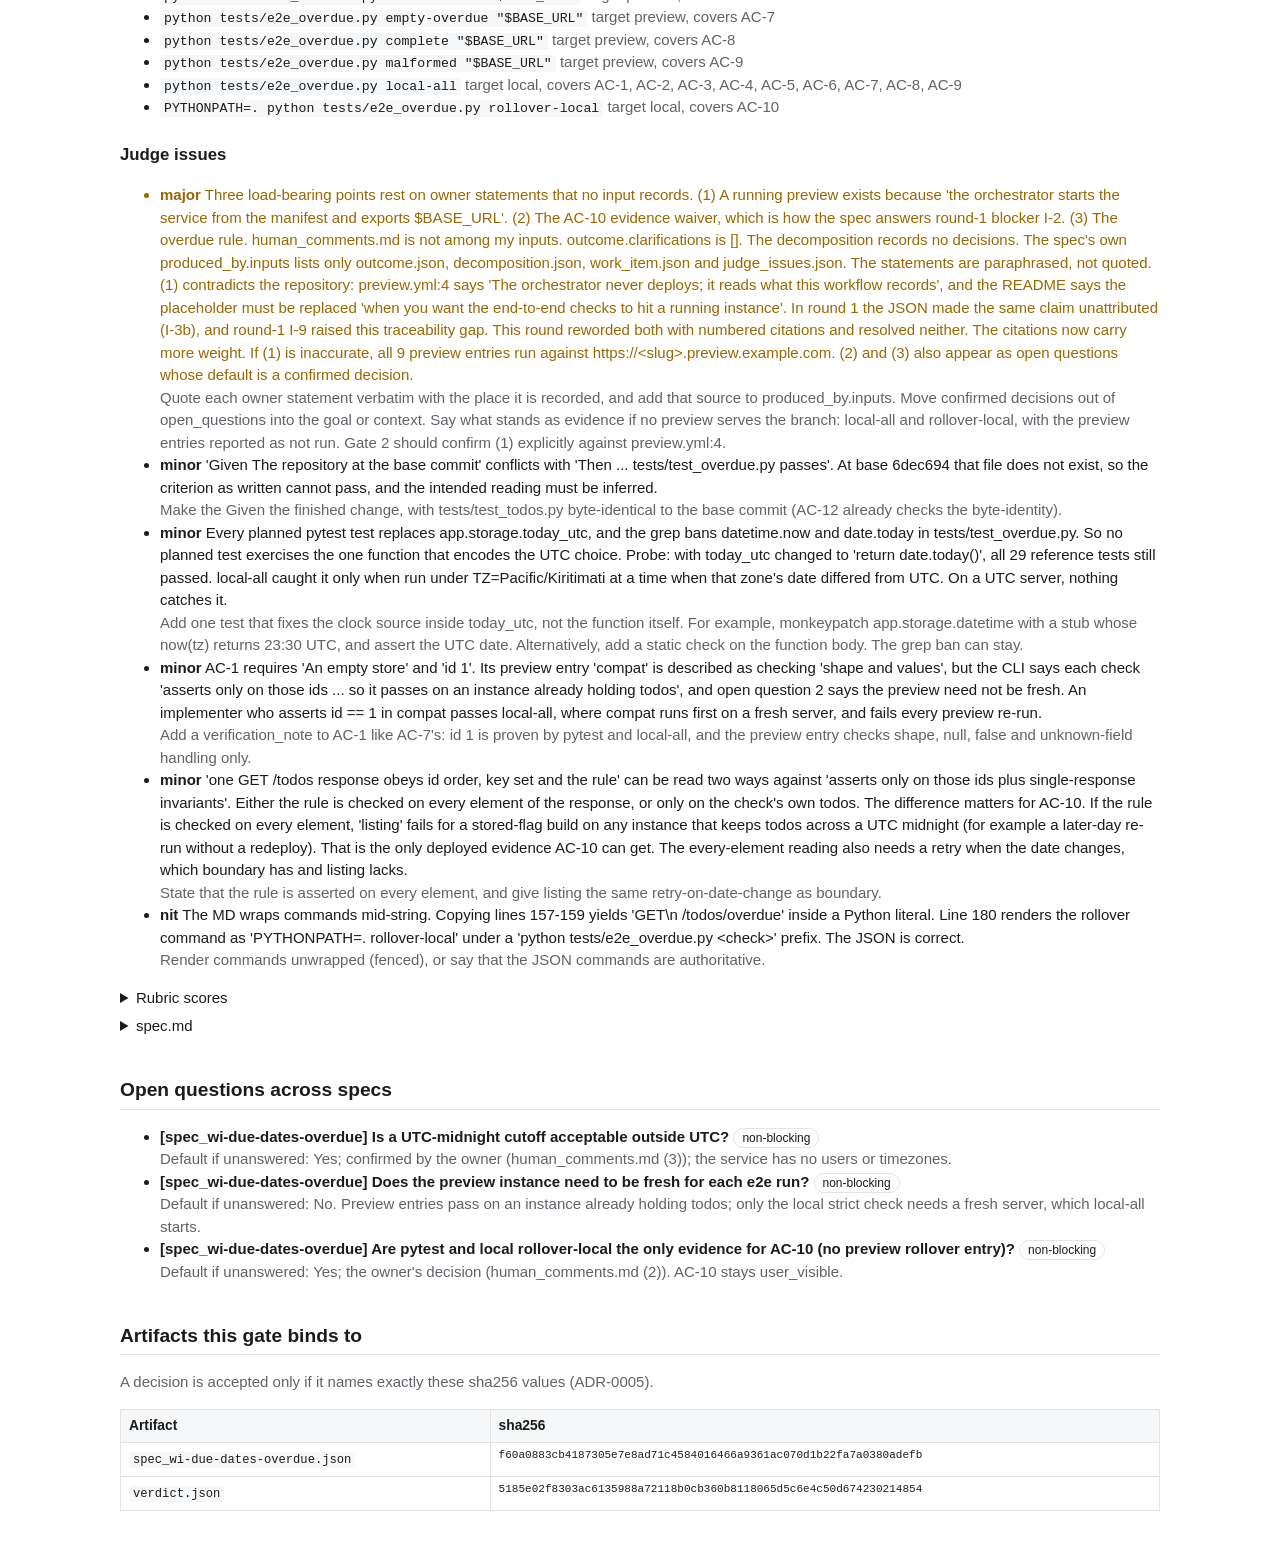
<file: evals/datasets/factory-bench/sample-app/reference-run/pages/gate_2.html>
<!doctype html><html lang="en"><head><meta charset="utf-8"><meta name="viewport" content="width=device-width,initial-scale=1"><title>Gate 2 · Todos with due dates and an overdue view</title><style>
:root{--fg:#1b1b1b;--bg:#fff;--muted:#5f6368;--line:#e3e3e3;--ok:#1a7f37;--warn:#9a6700;--bad:#b42318;--soft:#f6f7f9}
@media(prefers-color-scheme:dark){:root{--fg:#e8e8e8;--bg:#121212;--muted:#9aa0a6;--line:#2c2c2c;--soft:#1c1c1c}}
body{font:15px/1.5 -apple-system,BlinkMacSystemFont,"Segoe UI",Roboto,sans-serif;color:var(--fg);background:var(--bg);margin:0;padding:24px 16px;max-width:1040px;margin-inline:auto}
h1{font-size:1.6rem;margin:.2em 0}h2{font-size:1.2rem;margin-top:2em;border-bottom:1px solid var(--line);padding-bottom:.2em}h3{font-size:1.05rem;margin-top:1.4em}
table{border-collapse:collapse;width:100%;margin:.6em 0;font-size:.92em}th,td{border:1px solid var(--line);padding:6px 8px;vertical-align:top;text-align:left}th{background:var(--soft)}
code{font:.88em ui-monospace,SFMono-Regular,Menlo,monospace;background:var(--soft);padding:1px 4px;border-radius:3px}pre{background:var(--soft);padding:10px;overflow:auto;border-radius:6px}
.summary{background:var(--soft);border-left:4px solid var(--ok);padding:12px 16px;border-radius:6px;white-space:pre-wrap}.summary.warn{border-color:var(--warn)}
.muted{color:var(--muted)}.pill{display:inline-block;padding:0 8px;border-radius:999px;font-size:.8em;border:1px solid var(--line)}
.ok{color:var(--ok)}.bad{color:var(--bad)}.warn{color:var(--warn)}nav a{margin-right:12px}.sha{font:.8em ui-monospace,monospace;word-break:break-all}
details{margin:.4em 0}summary{cursor:pointer}
</style></head><body><h1>Gate 2 · Todos with due dates and an overdue view</h1><p class="muted">Specification readiness · run run_57fde1adc2</p><nav><a href="#summary">Summary</a><a href="#coverage">Goal coverage</a><a href="#spec-spec_wi-due-dates-overdue">spec_wi-due-dates-overdue</a><a href="#questions">Questions</a><a href="#artifacts">Artifacts</a></nav><h2 id="summary">Judge summary</h2><div class="summary">Result: pass. 0 blocking, 2 major, no criterion at 0. One spec covers the one work item. Both round-1 blockers are fixed. The MD is now a rendering of the JSON: every JSON string appears in it, and only the e2e commands are abbreviated. AC-10 follows round-1 option (a).
Read first: three decisions cite human_comments.md (1)-(3). That file is in none of my inputs and not in the spec&#x27;s produced_by.inputs. Confirm each one. (1) says the orchestrator starts the service from the manifest and exports $BASE_URL. The repo says otherwise: preview.yml:4 &#x27;The orchestrator never deploys&#x27;, the Deploy step is an echo placeholder (preview.yml:64-73), and the README says to replace it. If (1) is wrong, none of the 9 preview e2e entries can run, and the evidence is pytest plus local-all and rollover-local. (2) is the AC-10 waiver: no preview rollover check. (3) is the rule: open AND due_date &lt; today&#x27;s UTC date.
Verified: I built the change in a scratch clone as the interfaces describe it. All 11 test_plan commands exit 0 (29 tests; base 6dec694 has 3). With fastapi 0.143 / pydantic 2.14, the str+pattern+validator design returns 422 for all 16 AC-9 values. A plain date field would accept &#x27;2026-11-30T00:00:00&#x27; and 0.
Strong: one exact rule, typed interfaces, five-file scope, exhaustive malformed-input list, local e2e that fails on wrong builds.
Scores below 3: S2=1 (AC-11&#x27;s Given names the base commit). S12=1: the AC-7 and AC-10 preview entries cannot fail on the defect they cover, though both are honestly labelled and have local counterparts. S8, S10 and S11 are 2. All others are 3.
Minor: the planned pytest tests always patch today_utc, so a date.today() build passes all of them. AC-1&#x27;s preview check cannot assert id 1. &#x27;listing&#x27; does not say whether the rule is checked on every element.
Not verified: the platform-contract skill was unavailable (/mnt/skills is empty). S11 was judged from the rubric, the manifest (valid) and its schema.</div><p class="muted">Result <b class="ok">pass</b> · round 2 · 0 blocking issues · 1 specs</p><h2 id="coverage">Goal coverage</h2><table><tr><th>Metric</th><th>Assessment</th><th>Covering acceptance criteria</th><th>Note</th></tr><tr><td>Overdue visibility</td><td class="ok">covered</td><td><code>spec_wi-due-dates-overdue/AC-3</code>, <code>spec_wi-due-dates-overdue/AC-4</code>, <code>spec_wi-due-dates-overdue/AC-5</code>, <code>spec_wi-due-dates-overdue/AC-6</code>, <code>spec_wi-due-dates-overdue/AC-7</code>, <code>spec_wi-due-dates-overdue/AC-8</code>, <code>spec_wi-due-dates-overdue/AC-9</code>, <code>spec_wi-due-dates-overdue/AC-10</code></td><td>AC-3 flags past dates. AC-4 covers the strictly-before-UTC-today boundary and the month and year edges. AC-5 checks the flag on every GET /todos element. AC-6 checks that the overdue list is exactly the open past-due todos. AC-7 covers the empty list. AC-8 covers the flag and the list after completion. AC-9 keeps malformed dates out. AC-10 checks that the flag is derived per response. The stated measurement is &#x27;Automated API tests in tests/&#x27;, and tests/test_overdue.py meets it: a reference build passed. Residuals: the UTC half of the rule is untested (R2-3), and deployed evidence depends on a preview existing (R2-1, C-1).</td></tr><tr><td>Backwards compatibility</td><td class="ok">covered</td><td><code>spec_wi-due-dates-overdue/AC-1</code>, <code>spec_wi-due-dates-overdue/AC-2</code>, <code>spec_wi-due-dates-overdue/AC-5</code>, <code>spec_wi-due-dates-overdue/AC-11</code>, <code>spec_wi-due-dates-overdue/AC-12</code></td><td>A title-only POST keeps the old keys and values and adds due_date null and overdue false; an unknown field is still ignored (AC-1). Explicit null behaves like an omitted value (AC-2). A null due date is never overdue (AC-5). The existing tests stay unedited and pass (AC-11): 3 passed at base and with the reference build. Protected files are unchanged, there are no new dependencies, and there is no extra=&#x27;forbid&#x27; (AC-12). The round-1 gap I-6 (unknown fields) is closed.</td></tr></table><h2 id="coherence">Coherence</h2><h3>contradictions</h3><ul><li>Carried from round 1; the decomposition is unchanged (sha256 4931077f...). The Deploy step only echoes a placeholder URL. The spec now states this correctly, and therefore contradicts the decomposition on a point of fact. It works around the problem with owner statement (1), which itself contradicts preview.yml:4. The fix (a real deploy step) lies in .github/, outside the outcome&#x27;s paths_in_scope, so no spec can supply it. Not escalated: once the owner confirms (1) or wires a deploy, nothing in the spec has to change. <span class="muted">(spec_wi-due-dates-overdue)</span></li><li>Carried from round 1, unchanged. The spec resolves it correctly: it forbids editing test_todos.py and puts the new tests in tests/test_overdue.py. <span class="muted">(spec_wi-due-dates-overdue)</span></li></ul><h2 id="spec-spec_wi-due-dates-overdue">spec_wi-due-dates-overdue: Optional due date on todos, overdue flag, and GET /todos/overdue</h2><p>After this merges, a client can send an optional calendar due_date (YYYY-MM-DD) when creating a todo; every todo the API returns carries due_date (null when unset) and a boolean overdue computed at response time; and GET /todos/overdue returns exactly the overdue todos in ascending id order. A todo is overdue if and only if it is open and its due_date is strictly before the current UTC calendar date (confirmed by the owner, human_comments.md (3)). This serves the metrics &#x27;Overdue visibility&#x27; and &#x27;Backwards compatibility&#x27; (title-only clients and the three existing tests are unchanged). The goal is missed if any flag disagrees with the rule, the overdue list differs from the flagged todos, or a malformed due_date is stored.</p><p class="muted">Work item <code>wi-due-dates-overdue</code> · revision 2 · size S</p><h3>Acceptance criteria</h3><table><tr><th>AC</th><th>user visible</th><th>Given / When / Then</th><th>Verification</th></tr><tr><td><code>AC-1</code></td><td>yes</td><td><b>Given</b> An empty store and a client that sends only a title, as every existing client does.<br><b>When</b> It sends POST /todos {&quot;title&quot;: &quot;Write the outcome&quot;}, then POST /todos {&quot;title&quot;: &quot;t&quot;, &quot;priority&quot;: &quot;high&quot;} (an unknown field).<br><b>Then</b> Both responses are 201. Each body&#x27;s keys, in order, are exactly id, title, done, created_at, due_date, overdue. The first has id 1, title echoed, done false, created_at a non-empty ISO-8601 string (all as today), due_date null, overdue false. The second is created normally and has no &quot;priority&quot; key (unknown request fields are still ignored).</td><td>automated_test</td></tr><tr><td><code>AC-2</code></td><td>yes</td><td><b>Given</b> A client sends a future date or an explicit null.<br><b>When</b> It sends POST /todos with due_date &quot;2999-12-31&quot;, and again with due_date null.<br><b>Then</b> Both 201; due_date echoed (&quot;2999-12-31&quot; / null) and overdue false in both.</td><td>automated_test</td></tr><tr><td><code>AC-3</code></td><td>yes</td><td><b>Given</b> A client that sends a past due date.<br><b>When</b> It sends POST /todos {&quot;title&quot;: &quot;late&quot;, &quot;due_date&quot;: &quot;2000-01-01&quot;}.<br><b>Then</b> 201 (past dates are accepted), &quot;due_date&quot;: &quot;2000-01-01&quot;, &quot;overdue&quot;: true. GET /todos returns the same todo with &quot;overdue&quot;: true.</td><td>automated_test</td></tr><tr><td><code>AC-4</code></td><td>yes</td><td><b>Given</b> The current UTC calendar date is D (pytest fixes it by patching app.storage.today_utc; a live instance uses the system clock).<br><b>When</b> Todos are created with due_date D-1, D and D+1, then GET /todos is called.<br><b>Then</b> Overdue is true for D-1, false for D (strictly before today is the rule, so due today is not overdue) and false for D+1.</td><td>automated_test</td></tr><tr><td><code>AC-5</code></td><td>yes</td><td><b>Given</b> Open and completed todos exist, with and without due dates.<br><b>When</b> GET /todos is called.<br><b>Then</b> 200 and a list in ascending id order. Every element has exactly the keys id, title, done, created_at, due_date, overdue; due_date is a YYYY-MM-DD string or null; overdue is a bool equal to (done is false AND due_date is not null AND due_date &lt; current UTC date). A todo with due_date null is never overdue.</td><td>automated_test</td></tr><tr><td><code>AC-6</code></td><td>yes</td><td><b>Given</b> The store holds: open past-due todo a; past-due todo b that was then completed; open future-due c; open no-due-date d; open todo e due today (UTC); a second open past-due todo f (f &gt; a).<br><b>When</b> GET /todos/overdue is called.<br><b>Then</b> 200 (not 404 or 422, so the route is not shadowed) and a list of exactly a then f, each with overdue true, done false and the full shape of AC-5. b, c, d and e are absent.</td><td>automated_test</td></tr><tr><td><code>AC-7</code></td><td>yes</td><td><b>Given</b> No todo is both open and past due (empty store, or every past-due todo is completed).<br><b>When</b> GET /todos/overdue is called.<br><b>Then</b> 200 with body [] (not null, not an error).</td><td>automated_test</td></tr><tr><td><code>AC-8</code></td><td>yes</td><td><b>Given</b> An open todo with due_date 2000-01-01 is in GET /todos/overdue.<br><b>When</b> POST /todos/{id}/complete is called, then GET /todos/overdue and GET /todos.<br><b>Then</b> The complete response is 200 with done true, due_date &quot;2000-01-01&quot; and overdue false. The todo is gone from GET /todos/overdue and still in GET /todos with overdue false. An unknown id still returns 404.</td><td>automated_test</td></tr><tr><td><code>AC-9</code></td><td>yes</td><td><b>Given</b> A running service holding N todos.<br><b>When</b> POST /todos is called with title and a malformed due_date, one request per value: &quot;2026-13-01&quot;, &quot;2026-02-30&quot;, &quot;0000-01-01&quot;, &quot;not-a-date&quot;, &quot;&quot;, &quot;20261130&quot;, &quot;2026-11-30T17:00:00Z&quot;, &quot;2026-11-30T00:00:00&quot;, &quot;2026-11-30 &quot;, &quot;2026-11-30\n&quot;, 20261130, 0, 1700000000, 1.5, true, [&quot;2026-11-30&quot;].<br><b>Then</b> Every response is 422 (as an empty title is today) and no todo is created. Only null or a string of exactly 10 characters matching [0-9]{4}-[0-9]{2}-[0-9]{2} that is a real calendar date is accepted; datetimes are rejected even at midnight, and 2028-02-29 is accepted while 2027-02-29 is rejected.</td><td>automated_test</td></tr><tr><td><code>AC-10</code></td><td>yes</td><td><b>Given</b> A todo is open with due_date D and the UTC date is controlled by patching app.storage.today_utc.<br><b>When</b> With the clock at D, GET /todos and GET /todos/overdue are read; the clock is advanced to D+1 with no write in between; both are read again.<br><b>Then</b> At D the todo has overdue false and is absent from the overdue list. At D+1 the same todo has overdue true in GET /todos and is present in GET /todos/overdue, so the flag is derived when the response is built and never stored.</td><td>automated_test</td></tr><tr><td><code>AC-11</code></td><td>no</td><td><b>Given</b> The repository at the base commit.<br><b>When</b> The whole test suite is run.<br><b>Then</b> The three tests in tests/test_todos.py pass unedited, and tests/test_overdue.py passes.</td><td>automated_test</td></tr><tr><td><code>AC-12</code></td><td>no</td><td><b>Given</b> The finished change.<br><b>When</b> The static checks in test_plan.commands are run.<br><b>Then</b> Only allowed_paths changed (untracked files included); pyproject.toml, service_manifest.json, .github/ and tests/test_todos.py equal main. Imports under app/ and tests/ are stdlib, fastapi, starlette, pydantic, uvicorn, pytest, httpx or app only. app/main.py contains no extra=, model_config or ConfigDict (TodoIn must not forbid unknown fields).</td><td>static_check</td></tr><tr><td><code>AC-13</code></td><td>no</td><td><b>Given</b> The finished change.<br><b>When</b> README.md and the app/main.py module docstring are read.<br><b>Then</b> The docstring&#x27;s endpoint list contains the strings &#x27;GET /todos/overdue&#x27; and &#x27;due_date&#x27;. README.md contains each of: &#x27;GET /todos/overdue&#x27;, &#x27;due_date&#x27;, &#x27;overdue&#x27;, &#x27;YYYY-MM-DD&#x27;, &#x27;strictly before&#x27;, &#x27;UTC&#x27;.</td><td>static_check</td></tr></table><h3>Interfaces</h3><ul><li><code>Todo response object</code> <span class="pill">http_api · modified</span><pre>Returned by every todo endpoint; existing keys unchanged, two appended.
{&quot;id&quot;: 1, &quot;title&quot;: &quot;Pay rent&quot;, &quot;done&quot;: false, &quot;created_at&quot;: &quot;2026-10-10T08:10:54.068302+00:00&quot;, &quot;due_date&quot;: &quot;2026-11-30&quot;, &quot;overdue&quot;: false}
due_date: &quot;YYYY-MM-DD&quot; string or null. overdue: bool, true iff done is false AND due_date is not null AND date.fromisoformat(due_date) &lt; app.storage.today_utc(). Both new keys always present.</pre></li><li><code>POST /todos</code> <span class="pill">http_api · modified</span><pre>Body: {&quot;title&quot;: str (1..200), &quot;due_date&quot;: str|null (optional, default null)}. due_date must match ^[0-9]{4}-[0-9]{2}-[0-9]{2}$ and be a real date, else 422. Declare it as `str | None` with Field(pattern=...) and a validator calling date.fromisoformat (a plain date type fails AC-9). Unknown fields are ignored as today. Response: 201 with the Todo response object.</pre></li><li><code>GET /todos</code> <span class="pill">http_api · modified</span><pre>200, list of Todo response objects in id order; [] when empty.</pre></li><li><code>GET /todos/overdue</code> <span class="pill">http_api · new</span><pre>No parameters. 200, list of Todo response objects whose overdue is true, ascending id; [] when none. One today_utc() reading per request. A future GET /todos/{todo_id} must be registered after this route.</pre></li><li><code>POST /todos/{todo_id}/complete</code> <span class="pill">http_api · modified</span><pre>Unchanged except the 200 body is the Todo response object (overdue false since done).</pre></li><li><code>app.storage.today_utc</code> <span class="pill">function · new</span><pre>def today_utc() -&gt; datetime.date: return datetime.now(timezone.utc).date()
Module-level in app/storage.py and only ever called through that module global (never `from .storage import today_utc`), so tests can monkeypatch.setattr(&#x27;app.storage.today_utc&#x27;, lambda: date(2026, 11, 30)). </pre></li><li><code>app.storage.Todo / TodoStore</code> <span class="pill">function · modified</span><pre>Todo gains `due_date: str | None = None` after created_at. Todo.is_overdue(self, today: date | None = None) -&gt; bool (today defaults to today_utc()). Todo.to_dict(self, today: date | None = None) -&gt; dict is asdict(self) plus &quot;overdue&quot;, keys ordered id, title, done, created_at, due_date, overdue. TodoStore.create(self, title: str, due_date: date | None = None) -&gt; Todo stores due_date.isoformat() or None. New TodoStore.list_dicts(self, overdue_only: bool = False) -&gt; list[dict] reads today_utc() once and returns to_dict(today) per todo in id order, only overdue ones when overdue_only. Other TodoStore methods unchanged. GET /todos and GET /todos/overdue call list_dicts; the POST routes call to_dict().</pre></li><li><code>tests/e2e_overdue.py</code> <span class="pill">cli · new</span><pre>python tests/e2e_overdue.py &lt;check&gt; [base_url]; base_url defaults to $BASE_URL. Exit 0 on pass, else 1 naming the failed assertion. Checks, in order: compat, create-future, create-past, boundary, listing, overdue-list, empty-overdue, complete, malformed (AC-1..AC-9). `all` runs them in that order (empty-overdue in shape-only mode). `empty-overdue --strict` also asserts the body is exactly [] and is valid only on a server holding no todos. `local-all` starts `python -m uvicorn app.main:app` from the repo root on a free 127.0.0.1 port, polls /health until 200, runs `empty-overdue --strict` first (before any check creates a todo), then `all`, and always stops the server. `rollover-local` runs in-process (imports app.main and fastapi.testclient; needs PYTHONPATH=. as in the test command) and patches app.storage.today_utc. All other checks use only the standard library. Each check creates its own todos, asserts only on those ids plus single-response invariants, and never touches others&#x27; todos, so it passes on an instance already holding todos. Not collected by pytest (no test_ prefix).</pre></li></ul><h3>Allowed paths</h3><ul><li><code>app/storage.py</code></li><li><code>app/main.py</code></li><li><code>README.md</code></li><li><code>tests/test_overdue.py</code></li><li><code>tests/e2e_overdue.py</code></li></ul><h3>Test plan</h3><ul><li><code>python -m pytest -q</code></li><li><code>python -m pytest -q tests/test_todos.py tests/test_overdue.py</code></li><li><code>test -f tests/test_overdue.py &amp;&amp; test -f tests/e2e_overdue.py</code></li><li><code>git diff --exit-code main -- tests/test_todos.py pyproject.toml service_manifest.json .github</code></li><li><code>test -z &quot;$( (git diff --name-only main; git ls-files -o --exclude-standard) | grep -vxE &#x27;app/storage\.py|app/main\.py|README\.md|tests/test_overdue\.py|tests/e2e_overdue\.py&#x27; )&quot;</code></li><li><code>python -c &quot;import ast,glob,sys; ok=set(sys.stdlib_module_names)|{&#x27;app&#x27;,&#x27;fastapi&#x27;,&#x27;pydantic&#x27;,&#x27;uvicorn&#x27;,&#x27;pytest&#x27;,&#x27;httpx&#x27;,&#x27;starlette&#x27;}; fs=glob.glob(&#x27;app/**/*.py&#x27;,recursive=True)+glob.glob(&#x27;tests/**/*.py&#x27;,recursive=True); bad=[(f,m) for f in fs for n in ast.walk(ast.parse(open(f).read())) for m in ([a.name.split(&#x27;.&#x27;)[0] for a in n.names] if isinstance(n,ast.Import) else [n.module.split(&#x27;.&#x27;)[0]] if isinstance(n,ast.ImportFrom) and n.level==0 else []) if m not in ok]; print(&#x27;disallowed imports:&#x27;,bad); sys.exit(bool(bad))&quot;</code></li><li><code>python -c &quot;import ast; d=ast.get_docstring(ast.parse(open(&#x27;app/main.py&#x27;).read())); r=open(&#x27;README.md&#x27;).read(); assert &#x27;GET /todos/overdue&#x27; in d and &#x27;due_date&#x27; in d, &#x27;docstring&#x27;; assert all(s in r for s in [&#x27;GET /todos/overdue&#x27;,&#x27;due_date&#x27;,&#x27;overdue&#x27;,&#x27;YYYY-MM-DD&#x27;,&#x27;strictly before&#x27;,&#x27;UTC&#x27;]), &#x27;README&#x27;&quot;</code></li><li><code>! grep -nE &quot;sleep|datetime\.now|date\.today&quot; tests/test_overdue.py</code></li><li><code>! grep -nE &quot;extra *=|model_config|ConfigDict&quot; app/main.py</code></li><li><code>python tests/e2e_overdue.py local-all</code></li><li><code>PYTHONPATH=. python tests/e2e_overdue.py rollover-local</code></li></ul><p class="muted">End to end:</p><ul><li><code>python tests/e2e_overdue.py compat &quot;$BASE_URL&quot;</code> <span class="muted">target preview, covers AC-1</span></li><li><code>python tests/e2e_overdue.py create-future &quot;$BASE_URL&quot;</code> <span class="muted">target preview, covers AC-2</span></li><li><code>python tests/e2e_overdue.py create-past &quot;$BASE_URL&quot;</code> <span class="muted">target preview, covers AC-3</span></li><li><code>python tests/e2e_overdue.py boundary &quot;$BASE_URL&quot;</code> <span class="muted">target preview, covers AC-4</span></li><li><code>python tests/e2e_overdue.py listing &quot;$BASE_URL&quot;</code> <span class="muted">target preview, covers AC-5, AC-10</span></li><li><code>python tests/e2e_overdue.py overdue-list &quot;$BASE_URL&quot;</code> <span class="muted">target preview, covers AC-6</span></li><li><code>python tests/e2e_overdue.py empty-overdue &quot;$BASE_URL&quot;</code> <span class="muted">target preview, covers AC-7</span></li><li><code>python tests/e2e_overdue.py complete &quot;$BASE_URL&quot;</code> <span class="muted">target preview, covers AC-8</span></li><li><code>python tests/e2e_overdue.py malformed &quot;$BASE_URL&quot;</code> <span class="muted">target preview, covers AC-9</span></li><li><code>python tests/e2e_overdue.py local-all</code> <span class="muted">target local, covers AC-1, AC-2, AC-3, AC-4, AC-5, AC-6, AC-7, AC-8, AC-9</span></li><li><code>PYTHONPATH=. python tests/e2e_overdue.py rollover-local</code> <span class="muted">target local, covers AC-10</span></li></ul><h3>Judge issues</h3><ul><li class="warn"><b>major</b> Three load-bearing points rest on owner statements that no input records. (1) A running preview exists because &#x27;the orchestrator starts the service from the manifest and exports $BASE_URL&#x27;. (2) The AC-10 evidence waiver, which is how the spec answers round-1 blocker I-2. (3) The overdue rule. human_comments.md is not among my inputs. outcome.clarifications is []. The decomposition records no decisions. The spec&#x27;s own produced_by.inputs lists only outcome.json, decomposition.json, work_item.json and judge_issues.json. The statements are paraphrased, not quoted. (1) contradicts the repository: preview.yml:4 says &#x27;The orchestrator never deploys; it reads what this workflow records&#x27;, and the README says the placeholder must be replaced &#x27;when you want the end-to-end checks to hit a running instance&#x27;. In round 1 the JSON made the same claim unattributed (I-3b), and round-1 I-9 raised this traceability gap. This round reworded both with numbered citations and resolved neither. The citations now carry more weight. If (1) is inaccurate, all 9 preview entries run against https://&lt;slug&gt;.preview.example.com. (2) and (3) also appear as open questions whose default is a confirmed decision.<br><span class="muted">Quote each owner statement verbatim with the place it is recorded, and add that source to produced_by.inputs. Move confirmed decisions out of open_questions into the goal or context. Say what stands as evidence if no preview serves the branch: local-all and rollover-local, with the preview entries reported as not run. Gate 2 should confirm (1) explicitly against preview.yml:4.</span></li><li class=""><b>minor</b> &#x27;Given The repository at the base commit&#x27; conflicts with &#x27;Then ... tests/test_overdue.py passes&#x27;. At base 6dec694 that file does not exist, so the criterion as written cannot pass, and the intended reading must be inferred.<br><span class="muted">Make the Given the finished change, with tests/test_todos.py byte-identical to the base commit (AC-12 already checks the byte-identity).</span></li><li class=""><b>minor</b> Every planned pytest test replaces app.storage.today_utc, and the grep bans datetime.now and date.today in tests/test_overdue.py. So no planned test exercises the one function that encodes the UTC choice. Probe: with today_utc changed to &#x27;return date.today()&#x27;, all 29 reference tests still passed. local-all caught it only when run under TZ=Pacific/Kiritimati at a time when that zone&#x27;s date differed from UTC. On a UTC server, nothing catches it.<br><span class="muted">Add one test that fixes the clock source inside today_utc, not the function itself. For example, monkeypatch app.storage.datetime with a stub whose now(tz) returns 23:30 UTC, and assert the UTC date. Alternatively, add a static check on the function body. The grep ban can stay.</span></li><li class=""><b>minor</b> AC-1 requires &#x27;An empty store&#x27; and &#x27;id 1&#x27;. Its preview entry &#x27;compat&#x27; is described as checking &#x27;shape and values&#x27;, but the CLI says each check &#x27;asserts only on those ids ... so it passes on an instance already holding todos&#x27;, and open question 2 says the preview need not be fresh. An implementer who asserts id == 1 in compat passes local-all, where compat runs first on a fresh server, and fails every preview re-run.<br><span class="muted">Add a verification_note to AC-1 like AC-7&#x27;s: id 1 is proven by pytest and local-all, and the preview entry checks shape, null, false and unknown-field handling only.</span></li><li class=""><b>minor</b> &#x27;one GET /todos response obeys id order, key set and the rule&#x27; can be read two ways against &#x27;asserts only on those ids plus single-response invariants&#x27;. Either the rule is checked on every element of the response, or only on the check&#x27;s own todos. The difference matters for AC-10. If the rule is checked on every element, &#x27;listing&#x27; fails for a stored-flag build on any instance that keeps todos across a UTC midnight (for example a later-day re-run without a redeploy). That is the only deployed evidence AC-10 can get. The every-element reading also needs a retry when the date changes, which boundary has and listing lacks.<br><span class="muted">State that the rule is asserted on every element, and give listing the same retry-on-date-change as boundary.</span></li><li class=""><b>nit</b> The MD wraps commands mid-string. Copying lines 157-159 yields &#x27;GET\n  /todos/overdue&#x27; inside a Python literal. Line 180 renders the rollover command as &#x27;PYTHONPATH=. rollover-local&#x27; under a &#x27;python tests/e2e_overdue.py &lt;check&gt;&#x27; prefix. The JSON is correct.<br><span class="muted">Render commands unwrapped (fenced), or say that the JSON commands are authoritative.</span></li></ul><details><summary>Rubric scores</summary><table><tr><th>criterion</th><th>score</th><th>evidence</th></tr><tr><td><code></code></td><td>3</td><td>The goal states the post-merge truth: &#x27;a client can send an optional calendar due_date (YYYY-MM-DD) when creating a todo; every todo the API returns carries due_date (null when unset) and a boolean overdue computed at response time; and GET /todos/overdue returns exactly the overdue todos in ascending id order&#x27;. It gives the rule (&#x27;open and its due_date is strictly before the current UTC calendar date&#x27;) and names both metrics (&#x27;Overdue visibility&#x27; and &#x27;Backwards compatibility&#x27;). Miss signals observable on the running service: &#x27;The goal is missed if any flag disagrees with the rule, the overdue list differs from the flagged todos, or a malformed due_date is stored.&#x27; This matches all five parts of the work-item intent. One small gap, which does not lower the score: round 1 named a back-compat miss signal (&#x27;a title-only POST changes any existing field&#x27;), and this round names none.</td></tr><tr><td><code></code></td><td>1</td><td>All 13 ACs are Given/When/Then and observable. AC-1 to AC-11 are automated_test; AC-12 and AC-13 are static_check with commands. Round-1 defects are fixed. AC ids now mean the same thing in the JSON and the MD. AC-13&#x27;s Then lists the exact strings the command enforces (&#x27;YYYY-MM-DD&#x27;, &#x27;strictly before&#x27;, &#x27;UTC&#x27;), and its verification_note says prose is left to review. Each interface has a negative or boundary case: AC-4 (D-1/D/D+1), AC-7 (empty), AC-8 (&#x27;An unknown id still returns 404&#x27;) and AC-9 (16 malformed values). One criterion has two readings. AC-11: &#x27;Given The repository at the base commit. When The whole test suite is run. Then The three tests in tests/test_todos.py pass unedited, and tests/test_overdue.py passes.&#x27; At base 6dec694, tests/ holds only test_todos.py, so the literal reading cannot pass. The intended reading (the finished change, with test_todos.py identical to base) has to be inferred. See R2-2.</td></tr><tr><td><code></code></td><td>3</td><td>Title-only POST, same values, plus due_date null and overdue false, with unknown fields still ignored (AC-1). Future and explicit-null dates (AC-2). A past date is accepted and immediately overdue (AC-3). The strictly-before boundary, plus month and year edges (AC-4). The rule on every GET /todos element, including &#x27;A todo with due_date null is never overdue&#x27; (AC-5). The exact overdue list, excluding completed, future, no-date and due-today todos, with a non-shadowing check (AC-6). The empty state &#x27;200 with body [] (not null, not an error)&#x27; for both an empty store and an all-completed store (AC-7). Completing clears the flag and removes the todo from the list, and 404 still holds (AC-8). Malformed input returns 422 and stores nothing (AC-9). The flag is derived at response time (AC-10). Existing tests unedited (AC-11). Scope, dependency and extra=&#x27;forbid&#x27; guard (AC-12). Docs (AC-13). Error paths and empty states are covered. The UTC half of the rule is stated (AC-4, AC-5) but not exercised by the planned tests; that is a test-strength issue (R2-3), not a missing criterion.</td></tr><tr><td><code></code></td><td>3</td><td>Round-1 I-1 is resolved. There is one clock seam, &#x27;app.storage.today_utc&#x27; (&#x27;only ever called through that module global (never `from .storage import today_utc`)&#x27;). There is one set of storage signatures: &#x27;Todo gains `due_date: str | None = None` after created_at&#x27;, &#x27;Todo.to_dict(self, today: date | None = None) -&gt; dict ... keys ordered id, title, done, created_at, due_date, overdue&#x27;, &#x27;TodoStore.create(self, title: str, due_date: date | None = None)&#x27; and &#x27;TodoStore.list_dicts(self, overdue_only: bool = False)&#x27;. There is one CLI: &#x27;python tests/e2e_overdue.py &lt;check&gt; [base_url]&#x27;, with exit codes, check order, &#x27;--strict&#x27; and the local-all sequence. The response object has an example payload, and both new keys are typed and always present. The POST body is typed with its pattern and its 422 rule. Back-compat is stated: &#x27;existing keys unchanged, two appended&#x27;, &#x27;Unknown fields are ignored as today&#x27;, and non_functional.backwards_compatibility. A reference build to these signatures passed every planned command.</td></tr><tr><td><code></code></td><td>3</td><td>allowed_paths lists five explicit files and no globs: &#x27;app/storage.py&#x27;, &#x27;app/main.py&#x27;, &#x27;README.md&#x27;, &#x27;tests/test_overdue.py&#x27;, &#x27;tests/e2e_overdue.py&#x27;. All are inside the outcome&#x27;s paths_in_scope. The existing tests/test_todos.py is excluded. non_goals name adjacent work: PATCH/PUT, un-complete, reminders, filtering, datetime due dates, timezones, persistence, a response-model clean-up, manifest/.github/CI changes, and GET /todos/{todo_id}. forbidden_changes name the tempting moves: &#x27;do not store overdue on the Todo; do not add extra=&#x27;forbid&#x27; to TodoIn&#x27;, &#x27;No time.sleep, datetime.now() or date.today() in tests/test_overdue.py&#x27;, and no edits to tests/test_todos.py, pyproject.toml, service_manifest.json or .github/.</td></tr><tr><td><code></code></td><td>3</td><td>Checked at base 6dec694. app/storage.py:10-17 (Todo dataclass, default_factory datetime.now(timezone.utc).isoformat(), to_dict is asdict; the class actually ends at :18). app/storage.py:21-53 (TodoStore, list() sorts by id, complete returns Todo or None; the class actually ends at :56). app/main.py:16-17 (TodoIn has title only, min 1, max 200, no extra=). app/main.py:25-46 (plain-dict routes). main.py:5 (`from __future__ import annotations`). No GET /todos/{todo_id}. test_todos.py has its own autouse clear and client fixtures, and &#x27;No test compares a whole todo dict&#x27;. All hold. I reproduced the scratch-venv claim with fastapi 0.143.0 / pydantic 2.14.0: the `str | None` + pattern + fromisoformat validator returns 422 for all 16 AC-9 values and 201 for 2026-11-30, 2028-02-29 and null. A plain `date | None` field accepts &#x27;2026-11-30T00:00:00&#x27; and 0. Round-1 I-3(a) is fixed. The context names the existing tests to keep green. The context also says &#x27;per the owner ... the orchestrator starts the service&#x27;. That is attributed, not a claim about the code, so I score it under S11 and R2-1.</td></tr><tr><td><code></code></td><td>3</td><td>I built the change in a scratch clone of 6dec694 exactly as the interfaces describe it. All 11 commands exit 0: pytest (29 passed), the targeted pytest, test -f, git diff --exit-code, diff-scope with untracked files, the AST import scan, the docstring/README strings check, both negative greps, &#x27;python tests/e2e_overdue.py local-all&#x27; and &#x27;PYTHONPATH=. python tests/e2e_overdue.py rollover-local&#x27;. Round-1 problems are fixed. local-all now runs the strict empty check first (I-4). The import scan rejects &#x27;import requests&#x27; and &#x27;import jsonschema&#x27; (I-7). &#x27;test -f&#x27; guards against a missing test file (I-11). new_tests map AC-1 to AC-11, and the static AC-12 and AC-13 map to commands. The harness is named: own autouse store.clear() and TestClient fixtures, and monkeypatch.setattr(&#x27;app.storage.today_utc&#x27;, ...). Test strength gap: because every planned pytest test patches today_utc, a build whose today_utc returns date.today() still passes all 29 tests. Confirmed by probe, see R2-3.</td></tr><tr><td><code></code></td><td>2</td><td>dependencies.specs is [], which matches the decomposition&#x27;s depends_on []. The spec consumes no sibling interface. The external dependency is declared: &#x27;Preview environment: per the owner (human_comments.md (1)) the orchestrator starts the service from service_manifest.json and exports $BASE_URL. The preview.yml Deploy step is a placeholder that only echoes a URL and deploys nothing.&#x27; Not 3: the spec does not say what stands as evidence if no preview serves the branch. The local entries local-all and rollover-local exist, but the spec never names them as the fallback. Round 1&#x27;s MD stated a fallback (&#x27;report them as not runnable rather than passed&#x27;), and that sentence was dropped.</td></tr><tr><td><code></code></td><td>3</td><td>Three questions, all &#x27;blocking&#x27;: false and all with defaults: the UTC-midnight cutoff, preview freshness, and AC-10 evidence. The repository answers none of them. Fewer than four. A status problem, scored under R2-1: Q1&#x27;s default is &#x27;confirmed by the owner (human_comments.md (3))&#x27; and Q3&#x27;s is &#x27;the owner&#x27;s decision (human_comments.md (2))&#x27;. Questions presented as both open and decided leave Gate 2 unable to tell whether the rule is pending or settled.</td></tr><tr><td><code></code></td><td>2</td><td>spec.md is 199 lines, the longest line is 118 characters, and it has 2,528 words. Round 1 had 4,049 words and 365 lines when wrapped. The writer-process and gate commentary flagged in I-10 is gone, and the context is limited to facts that change the code. Not 3: it is not under 150 lines. Rendering nit: two commands are wrapped mid-string (lines 149-150 and 157-159, which splits the Python literal &#x27;GET /todos/overdue&#x27;), and line 180 renders &#x27;PYTHONPATH=. rollover-local&#x27; under a &#x27;python tests/e2e_overdue.py &lt;check&gt;&#x27; prefix. See R2-6.</td></tr><tr><td><code></code></td><td>2</td><td>The platform-contract skill was not available (/mnt/skills is empty), so I judged the contract from the rubric&#x27;s own statement of it. service_manifest.json is present at the repo root and valid against schemas/service_manifest.schema.json (validate.py prints &#x27;valid&#x27;). The work needs no env var, port, migration or health change, and none is requested: &#x27;no `config` interface is declared and the manifest is untouched&#x27;. forbidden_changes bar service_manifest.json and .github/. Nothing touches IAM, networking or a platform repository. The spec states what the preview needs: no seed data, and a non-fresh instance is fine (&#x27;Preview entries pass on an instance already holding todos&#x27;). Not 3: whether a running preview exists at all rests on &#x27;per the owner (human_comments.md (1)) the orchestrator starts the service from the manifest and exports $BASE_URL&#x27;. No input contains that statement. The repository contradicts it: preview.yml:4 &#x27;The orchestrator never deploys; it reads what this workflow records&#x27;, and README &#x27;Replace the step with a real deploy when you want the end-to-end checks to hit a running instance&#x27;.</td></tr><tr><td><code></code></td><td>1</td><td>Every user_visible AC (AC-1 to AC-10) has a target:preview entry and a local counterpart, so the round-1 cause of S12=0 is gone. The preview rollover seed/verify pair that exited 3 has been removed. The flags are honest: AC-11 to AC-13 are the test suite, static checks and the README/docstring, none of them deployed surfaces. Two preview entries cannot fail on the defect their AC targets. (a) AC-7 &#x27;empty-overdue&#x27;: &#x27;Shape only ... Does not prove the empty case&#x27;. A build that returns null or 404 when nothing is overdue passes on a shared preview. (b) AC-10 &#x27;listing&#x27; &#x27;(for AC-10: per-request invariant only)&#x27;: within one UTC day on a fresh instance, a build that stores the flag at creation passes. Both are labelled honestly. Both have local counterparts that do fail: local-all&#x27;s strict empty check, and rollover-local, which I ran. The AC-10 waiver cites the owner (R2-1). That is anchor 1, not 0.</td></tr></table></details><details><summary>spec.md</summary><h2>spec_wi-due-dates-overdue (revision 2): Optional due date on todos, overdue flag, and GET /todos/overdue</h2>
<p>Work item <code>wi-due-dates-overdue</code> | outcome <code>out_4e93d2a0d0</code> | decomposition <code>dec_4e93d2a0d0r1</code> | size S</p>
<h3>Goal</h3>
<p>After this merges, a client can send an optional calendar due_date (YYYY-MM-DD) when creating a todo; every todo the API returns carries due_date (null when unset) and a boolean overdue computed at response time; and GET /todos/overdue returns exactly the overdue todos in ascending id order. A todo is overdue if and only if it is open and its due_date is strictly before the current UTC calendar date (confirmed by the owner, human_comments.md (3)). This serves the metrics &#x27;Overdue visibility&#x27; and &#x27;Backwards compatibility&#x27; (title-only clients and the three existing tests are unchanged). The goal is missed if any flag disagrees with the rule, the overdue list differs from the flagged todos, or a malformed due_date is stored.</p>
<h3>Non-goals</h3>
<ul>
<li>Changing or clearing a due date after creation (no PATCH/PUT); un-completing a todo; reminders; filtering, sorting</li>
<p>or paginating by due date.</p>
<li>Datetime due dates, per-user timezones, or any timezone other than UTC.</li>
<li>Persistence, a database, response-model clean-up, any change to service_manifest.json, pyproject.toml, .github/ or</li>
<p>CI, or a GET /todos/{todo_id} route.</p>
</ul>
<h3>Context</h3>
<p>Base commit 6dec694.</p>
<ul>
<li>app/storage.py:10-17: Todo is a stdlib dataclass (id, title, done, created_at via default_factory</li>
<p>datetime.now(timezone.utc).isoformat()); to_dict() is asdict(self). It is the only clock and is not injectable. app/storage.py:21-53: TodoStore (dict plus lock): list() sorts by id; create(title); complete(id) returns the Todo or None.</p>
<li>app/main.py:16-17: TodoIn has only title (min 1, max 200) and no extra=&#x27;forbid&#x27;, so unknown fields are ignored.</li>
<p>app/main.py:25-46: routes return plain dicts. The file uses <code>from __future__ import annotations</code>, so TodoIn&#x27;s types must be imported at module level. No GET /todos/{todo_id} exists, so /todos/overdue cannot be shadowed today.</p>
<li>tests/test_todos.py: three tests with fixtures (autouse store.clear(), TestClient) defined in that file, so</li>
<p>tests/test_overdue.py needs its own. No test compares a whole todo dict.</p>
<li>Checked in a scratch venv (fastapi 0.143, pydantic 2.14): `due_date: str | None = Field(default=None,</li>
<p>pattern=r&quot;^[0-9]{4}-[0-9]{2}-[0-9]{2}$&quot;)<code> plus a field_validator calling date.fromisoformat returns 422 for every AC-9 value and 201 for &quot;2026-11-30&quot;. A plain </code>date | None` field is not enough (it accepts datetimes and integer timestamps).</p>
<li>Platform (inferred from service_manifest.json; the platform-contract skill was unavailable): no env var, port or</li>
<p>migration is added, so no <code>config</code> interface is declared and the manifest is untouched. preview.yml&#x27;s Deploy step is a placeholder that only echoes a URL; per the owner (human_comments.md (1)) the orchestrator starts the service from the manifest and exports $BASE_URL.</p>
</ul>
<h3>Acceptance criteria</h3>
<ul>
<li>AC-1 [auto, user-visible] Given An empty store and a client that sends only a title, as every existing client does.</li>
<p>When It sends POST /todos {&quot;title&quot;: &quot;Write the outcome&quot;}, then POST /todos {&quot;title&quot;: &quot;t&quot;, &quot;priority&quot;: &quot;high&quot;} (an unknown field). Then Both responses are 201. Each body&#x27;s keys, in order, are exactly id, title, done, created_at, due_date, overdue. The first has id 1, title echoed, done false, created_at a non-empty ISO-8601 string (all as today), due_date null, overdue false. The second is created normally and has no &quot;priority&quot; key (unknown request fields are still ignored).</p>
<li>AC-2 [auto, user-visible] Given A client sends a future date or an explicit null. When It sends POST /todos with</li>
<p>due_date &quot;2999-12-31&quot;, and again with due_date null. Then Both 201; due_date echoed (&quot;2999-12-31&quot; / null) and overdue false in both.</p>
<li>AC-3 [auto, user-visible] Given A client that sends a past due date. When It sends POST /todos {&quot;title&quot;: &quot;late&quot;,</li>
<p>&quot;due_date&quot;: &quot;2000-01-01&quot;}. Then 201 (past dates are accepted), &quot;due_date&quot;: &quot;2000-01-01&quot;, &quot;overdue&quot;: true. GET /todos returns the same todo with &quot;overdue&quot;: true.</p>
<li>AC-4 [auto, user-visible] Given The current UTC calendar date is D (pytest fixes it by patching</li>
<p>app.storage.today_utc; a live instance uses the system clock). When Todos are created with due_date D-1, D and D+1, then GET /todos is called. Then Overdue is true for D-1, false for D (strictly before today is the rule, so due today is not overdue) and false for D+1. Note: Pytest adds month (today 2026-03-01, due 2026-02-28) and year (today 2027-01-01, due 2026-12-31) boundaries. The live check retries if the UTC date changed mid-check.</p>
<li>AC-5 [auto, user-visible] Given Open and completed todos exist, with and without due dates. When GET /todos is</li>
<p>called. Then 200 and a list in ascending id order. Every element has exactly the keys id, title, done, created_at, due_date, overdue; due_date is a YYYY-MM-DD string or null; overdue is a bool equal to (done is false AND due_date is not null AND due_date &lt; current UTC date). A todo with due_date null is never overdue.</p>
<li>AC-6 [auto, user-visible] Given The store holds: open past-due todo a; past-due todo b that was then completed; open</li>
<p>future-due c; open no-due-date d; open todo e due today (UTC); a second open past-due todo f (f &gt; a). When GET /todos/overdue is called. Then 200 (not 404 or 422, so the route is not shadowed) and a list of exactly a then f, each with overdue true, done false and the full shape of AC-5. b, c, d and e are absent.</p>
<li>AC-7 [auto, user-visible] Given No todo is both open and past due (empty store, or every past-due todo is</li>
<p>completed). When GET /todos/overdue is called. Then 200 with body [] (not null, not an error). Note: Strict [] is proven by pytest and <code>local-all</code> (fresh server). The preview entry may share an instance with other todos, so it checks shape only.</p>
<li>AC-8 [auto, user-visible] Given An open todo with due_date 2000-01-01 is in GET /todos/overdue. When POST</li>
<p>/todos/{id}/complete is called, then GET /todos/overdue and GET /todos. Then The complete response is 200 with done true, due_date &quot;2000-01-01&quot; and overdue false. The todo is gone from GET /todos/overdue and still in GET /todos with overdue false. An unknown id still returns 404.</p>
<li>AC-9 [auto, user-visible] Given A running service holding N todos. When POST /todos is called with title and a</li>
<p>malformed due_date, one request per value: &quot;2026-13-01&quot;, &quot;2026-02-30&quot;, &quot;0000-01-01&quot;, &quot;not-a-date&quot;, &quot;&quot;, &quot;20261130&quot;, &quot;2026-11-30T17:00:00Z&quot;, &quot;2026-11-30T00:00:00&quot;, &quot;2026-11-30 &quot;, &quot;2026-11-30\n&quot;, 20261130, 0, 1700000000, 1.5, true, [&quot;2026-11-30&quot;]. Then Every response is 422 (as an empty title is today) and no todo is created. Only null or a string of exactly 10 characters matching [0-9]{4}-[0-9]{2}-[0-9]{2} that is a real calendar date is accepted; datetimes are rejected even at midnight, and 2028-02-29 is accepted while 2027-02-29 is rejected. Note: A plain pydantic <code>date</code> field accepts datetimes and integers like 0 (timestamps); see context.</p>
<li>AC-10 [auto, user-visible] Given A todo is open with due_date D and the UTC date is controlled by patching</li>
<p>app.storage.today_utc. When With the clock at D, GET /todos and GET /todos/overdue are read; the clock is advanced to D+1 with no write in between; both are read again. Then At D the todo has overdue false and is absent from the overdue list. At D+1 the same todo has overdue true in GET /todos and is present in GET /todos/overdue, so the flag is derived when the response is built and never stored. Note: Owner decision (human_comments.md (2)): a live instance cannot show a date rollover in one run, so there is no preview rollover entry. The clock-patched pytest test and the local <code>rollover-local</code> entry (clock driven in-process) are the authoritative evidence. The preview <code>listing</code> entry covers only the per-request invariant.</p>
<li>AC-11 [auto, internal] Given The repository at the base commit. When The whole test suite is run. Then The three</li>
<p>tests in tests/test_todos.py pass unedited, and tests/test_overdue.py passes.</p>
<li>AC-12 [static, internal] Given The finished change. When The static checks in test_plan.commands are run. Then Only</li>
<p>allowed_paths changed (untracked files included); pyproject.toml, service_manifest.json, .github/ and tests/test_todos.py equal main. Imports under app/ and tests/ are stdlib, fastapi, starlette, pydantic, uvicorn, pytest, httpx or app only. app/main.py contains no extra=, model_config or ConfigDict (TodoIn must not forbid unknown fields).</p>
<li>AC-13 [static, internal] Given The finished change. When README.md and the app/main.py module docstring are read.</li>
<p>Then The docstring&#x27;s endpoint list contains the strings &#x27;GET /todos/overdue&#x27; and &#x27;due_date&#x27;. README.md contains each of: &#x27;GET /todos/overdue&#x27;, &#x27;due_date&#x27;, &#x27;overdue&#x27;, &#x27;YYYY-MM-DD&#x27;, &#x27;strictly before&#x27;, &#x27;UTC&#x27;. Note: The command enforces these exact strings only; whether the prose states the rule correctly is left to review.</p>
</ul>
<h3>Interfaces</h3>
<ul>
<li>Todo response object (http_api, modified): Returned by every todo endpoint; existing keys unchanged, two appended.</li>
<p>{&quot;id&quot;: 1, &quot;title&quot;: &quot;Pay rent&quot;, &quot;done&quot;: false, &quot;created_at&quot;: &quot;2026-10-10T08:10:54.068302+00:00&quot;, &quot;due_date&quot;: &quot;2026-11-30&quot;, &quot;overdue&quot;: false} due_date: &quot;YYYY-MM-DD&quot; string or null. overdue: bool, true iff done is false AND due_date is not null AND date.fromisoformat(due_date) &lt; app.storage.today_utc(). Both new keys always present.</p>
<li>POST /todos (http_api, modified): Body: {&quot;title&quot;: str (1..200), &quot;due_date&quot;: str|null (optional, default null)}.</li>
<p>due_date must match ^[0-9]{4}-[0-9]{2}-[0-9]{2}$ and be a real date, else 422. Declare it as <code>str | None</code> with Field(pattern=...) and a validator calling date.fromisoformat (a plain date type fails AC-9). Unknown fields are ignored as today. Response: 201 with the Todo response object.</p>
<li>GET /todos (http_api, modified): 200, list of Todo response objects in id order; [] when empty.</li>
<li>GET /todos/overdue (http_api, new): No parameters. 200, list of Todo response objects whose overdue is true,</li>
<p>ascending id; [] when none. One today_utc() reading per request. A future GET /todos/{todo_id} must be registered after this route.</p>
<li>POST /todos/{todo_id}/complete (http_api, modified): Unchanged except the 200 body is the Todo response object</li>
<p>(overdue false since done).</p>
<li>app.storage.today_utc (function, new): def today_utc() -&gt; datetime.date: return datetime.now(timezone.utc).date()</li>
<p>Module-level in app/storage.py and only ever called through that module global (never <code>from .storage import today_utc</code>), so tests can monkeypatch.setattr(&#x27;app.storage.today_utc&#x27;, lambda: date(2026, 11, 30)).</p>
<li>app.storage.Todo / TodoStore (function, modified): Todo gains <code>due_date: str | None = None</code> after created_at.</li>
<p>Todo.is_overdue(self, today: date | None = None) -&gt; bool (today defaults to today_utc()). Todo.to_dict(self, today: date | None = None) -&gt; dict is asdict(self) plus &quot;overdue&quot;, keys ordered id, title, done, created_at, due_date, overdue. TodoStore.create(self, title: str, due_date: date | None = None) -&gt; Todo stores due_date.isoformat() or None. New TodoStore.list_dicts(self, overdue_only: bool = False) -&gt; list[dict] reads today_utc() once and returns to_dict(today) per todo in id order, only overdue ones when overdue_only. Other TodoStore methods unchanged. GET /todos and GET /todos/overdue call list_dicts; the POST routes call to_dict().</p>
<li>tests/e2e_overdue.py (cli, new): python tests/e2e_overdue.py &lt;check&gt; [base_url]; base_url defaults to $BASE_URL.</li>
<p>Exit 0 on pass, else 1 naming the failed assertion. Checks, in order: compat, create-future, create-past, boundary, listing, overdue-list, empty-overdue, complete, malformed (AC-1..AC-9). <code>all</code> runs them in that order (empty-overdue in shape-only mode). <code>empty-overdue --strict</code> also asserts the body is exactly [] and is valid only on a server holding no todos. <code>local-all</code> starts <code>python -m uvicorn app.main:app</code> from the repo root on a free 127.0.0.1 port, polls /health until 200, runs <code>empty-overdue --strict</code> first (before any check creates a todo), then <code>all</code>, and always stops the server. <code>rollover-local</code> runs in-process (imports app.main and fastapi.testclient; needs PYTHONPATH=. as in the test command) and patches app.storage.today_utc. All other checks use only the standard library. Each check creates its own todos, asserts only on those ids plus single-response invariants, and never touches others&#x27; todos, so it passes on an instance already holding todos. Not collected by pytest (no test_ prefix).</p>
</ul>
<h3>Allowed paths</h3>
<p><code>app/storage.py</code>, <code>app/main.py</code>, <code>README.md</code>, <code>tests/test_overdue.py</code>, <code>tests/e2e_overdue.py</code></p>
<h3>Forbidden changes</h3>
<ul>
<li>Do not edit tests/test_todos.py, pyproject.toml, service_manifest.json or .github/; add no database, dependency, env</li>
<p>var or date library.</p>
<li>Do not change id, title, done, created_at; do not store overdue on the Todo; do not add extra=&#x27;forbid&#x27; to TodoIn.</li>
<li>No time.sleep, datetime.now() or date.today() in tests/test_overdue.py; control &#x27;today&#x27; via app.storage.today_utc or</li>
<p>far-past/future dates.</p>
</ul>
<h3>Non-functional</h3>
<ul>
<li>backwards_compatibility: Additive only: existing keys keep names, types, values and order; a title-only POST behaves</li>
<p>as before; unknown request fields are still ignored.</p>
</ul>
<h3>Test plan</h3>
<p>Commands that must pass (from the repo root):</p>
<ul>
<li><code>python -m pytest -q</code></li>
<li><code>python -m pytest -q tests/test_todos.py tests/test_overdue.py</code></li>
<li><code>test -f tests/test_overdue.py &amp;&amp; test -f tests/e2e_overdue.py</code></li>
<li><code>git diff --exit-code main -- tests/test_todos.py pyproject.toml service_manifest.json .github</code></li>
<li>`test -z &quot;$( (git diff --name-only main; git ls-files -o --exclude-standard) | grep -vxE</li>
<p>&#x27;app/storage\.py|app/main\.py|README\.md|tests/test_overdue\.py|tests/e2e_overdue\.py&#x27; )&quot;`</p>
<li>`python -c &quot;import ast,glob,sys;</li>
<p>ok=set(sys.stdlib_module_names)|{&#x27;app&#x27;,&#x27;fastapi&#x27;,&#x27;pydantic&#x27;,&#x27;uvicorn&#x27;,&#x27;pytest&#x27;,&#x27;httpx&#x27;,&#x27;starlette&#x27;}; fs=glob.glob(&#x27;app/**/*.py&#x27;,recursive=True)+glob.glob(&#x27;tests/**/*.py&#x27;,recursive=True); bad=[(f,m) for f in fs for n in ast.walk(ast.parse(open(f).read())) for m in ([a.name.split(&#x27;.&#x27;)[0] for a in n.names] if isinstance(n,ast.Import) else [n.module.split(&#x27;.&#x27;)[0]] if isinstance(n,ast.ImportFrom) and n.level==0 else []) if m not in ok]; print(&#x27;disallowed imports:&#x27;,bad); sys.exit(bool(bad))&quot;`</p>
<li>`python -c &quot;import ast; d=ast.get_docstring(ast.parse(open(&#x27;app/main.py&#x27;).read())); r=open(&#x27;README.md&#x27;).read();</li>
<p>assert &#x27;GET /todos/overdue&#x27; in d and &#x27;due_date&#x27; in d, &#x27;docstring&#x27;; assert all(s in r for s in [&#x27;GET /todos/overdue&#x27;,&#x27;due_date&#x27;,&#x27;overdue&#x27;,&#x27;YYYY-MM-DD&#x27;,&#x27;strictly before&#x27;,&#x27;UTC&#x27;]), &#x27;README&#x27;&quot;`</p>
<li><code>! grep -nE &quot;sleep|datetime\.now|date\.today&quot; tests/test_overdue.py</code></li>
<li><code>! grep -nE &quot;extra *=|model_config|ConfigDict&quot; app/main.py</code></li>
<li><code>python tests/e2e_overdue.py local-all</code></li>
<li><code>PYTHONPATH=. python tests/e2e_overdue.py rollover-local</code></li>
<p>E2E: <code>python tests/e2e_overdue.py &lt;check&gt;</code>, preview ones with $BASE_URL appended; AC numbers in parentheses:</p>
<li>[preview] <code>compat</code> (1): title-only and unknown-field POSTs: shape and values.</li>
<li>[preview] <code>create-future</code> (2): due_date 2999-12-31 and null: echoed, overdue false.</li>
<li>[preview] <code>create-past</code> (3): due_date 2000-01-01: 201, overdue true here and in GET /todos.</li>
<li>[preview] <code>boundary</code> (4): Due yesterday/today/tomorrow (UTC system clock, retried on date change): true/false/false.</li>
<li>[preview] <code>listing</code> (5,10): Mixed todos; one GET /todos response obeys id order, key set and the rule (for AC-10:</li>
<p>per-request invariant only).</p>
<li>[preview] <code>overdue-list</code> (6): Create a-f of AC-6; among them the overdue list is exactly a, f; all elements overdue</li>
<p>true.</p>
<li>[preview] <code>empty-overdue</code> (7): Shape only: own non-overdue todos absent; every element overdue true. Does not prove</li>
<p>the empty case.</p>
<li>[preview] <code>complete</code> (8): Complete a past-due todo; flag cleared, off the overdue list; unknown id 404.</li>
<li>[preview] <code>malformed</code> (9): Each AC-9 value with a unique probe title (e2e-malformed-&lt;uuid&gt;): 422, and no todo with</li>
<p>that title in GET /todos.</p>
<li>[local] <code>local-all</code> (1,2,3,4,5,6,7,8,9): Starts the service locally, runs <code>empty-overdue --strict</code> first, then</li>
<p><code>all</code>.</p>
<li>[local] <code>PYTHONPATH=. rollover-local</code> (10): In-process: clock D then D+1 with no write; overdue flips false to true</li>
<p>in both endpoints. New tests:</p>
<li>tests/test_overdue.py (1,2,3,4,5,11): Create variants (title-only, unknown field, 2999-12-31, null, 2000-01-01);</li>
<p>patched-today boundaries D-1/D/D+1 plus month and year edges; mixed-store GET /todos obeys the rule per element.</p>
<li>tests/test_overdue.py (6,7,8,9,10): Six-todo store gives exactly [a, f]; empty and non-overdue stores give [];</li>
<p>completing clears the flag; parametrized malformed values incl. 0 and 1700000000 give 422 with no todo created; 2028-02-29 accepted, 2027-02-29 rejected; D to D+1 with no write flips overdue.</p>
<li>tests/e2e_overdue.py (1,2,3,4,5,6,7,8,9,10): tests/e2e_overdue.py per the interfaces.</li>
</ul>
<h3>Dependencies, rollout, open questions</h3>
<ul>
<li>External: Preview environment: per the owner (human_comments.md (1)) the orchestrator starts the service from</li>
<p>service_manifest.json and exports $BASE_URL. The preview.yml Deploy step is a placeholder that only echoes a URL and deploys nothing.</p>
<li>Rollout: no feature flag, no migration. Rollback: Revert the pull request. No data migration: storage is in memory.</li>
<li>Q: Is a UTC-midnight cutoff acceptable outside UTC? Default: Yes; confirmed by the owner (human_comments.md (3));</li>
<p>the service has no users or timezones.</p>
<li>Q: Does the preview instance need to be fresh for each e2e run? Default: No. Preview entries pass on an instance</li>
<p>already holding todos; only the local strict check needs a fresh server, which local-all starts.</p>
<li>Q: Are pytest and local rollover-local the only evidence for AC-10 (no preview rollover entry)? Default: Yes; the</li>
<p>owner&#x27;s decision (human_comments.md (2)). AC-10 stays user_visible.</p>
</ul></details><h2 id="questions">Open questions across specs</h2><ul><li><strong>[spec_wi-due-dates-overdue] Is a UTC-midnight cutoff acceptable outside UTC?</strong> <span class="pill">non-blocking</span><br><span class="muted">Default if unanswered: Yes; confirmed by the owner (human_comments.md (3)); the service has no users or timezones.</span></li><li><strong>[spec_wi-due-dates-overdue] Does the preview instance need to be fresh for each e2e run?</strong> <span class="pill">non-blocking</span><br><span class="muted">Default if unanswered: No. Preview entries pass on an instance already holding todos; only the local strict check needs a fresh server, which local-all starts.</span></li><li><strong>[spec_wi-due-dates-overdue] Are pytest and local rollover-local the only evidence for AC-10 (no preview rollover entry)?</strong> <span class="pill">non-blocking</span><br><span class="muted">Default if unanswered: Yes; the owner&#x27;s decision (human_comments.md (2)). AC-10 stays user_visible.</span></li></ul><h2 id="artifacts">Artifacts this gate binds to</h2><p class="muted">A decision is accepted only if it names exactly these sha256 values (ADR-0005).</p><table><tr><th>Artifact</th><th>sha256</th></tr><tr><td><code>spec_wi-due-dates-overdue.json</code></td><td class="sha">f60a0883cb4187305e7e8ad71c4584016466a9361ac070d1b22fa7a0380adefb</td></tr><tr><td><code>verdict.json</code></td><td class="sha">5185e02f8303ac6135988a72118b0cb360b8118065d5c6e4c50d674230214854</td></tr></table></body></html>
</file>
